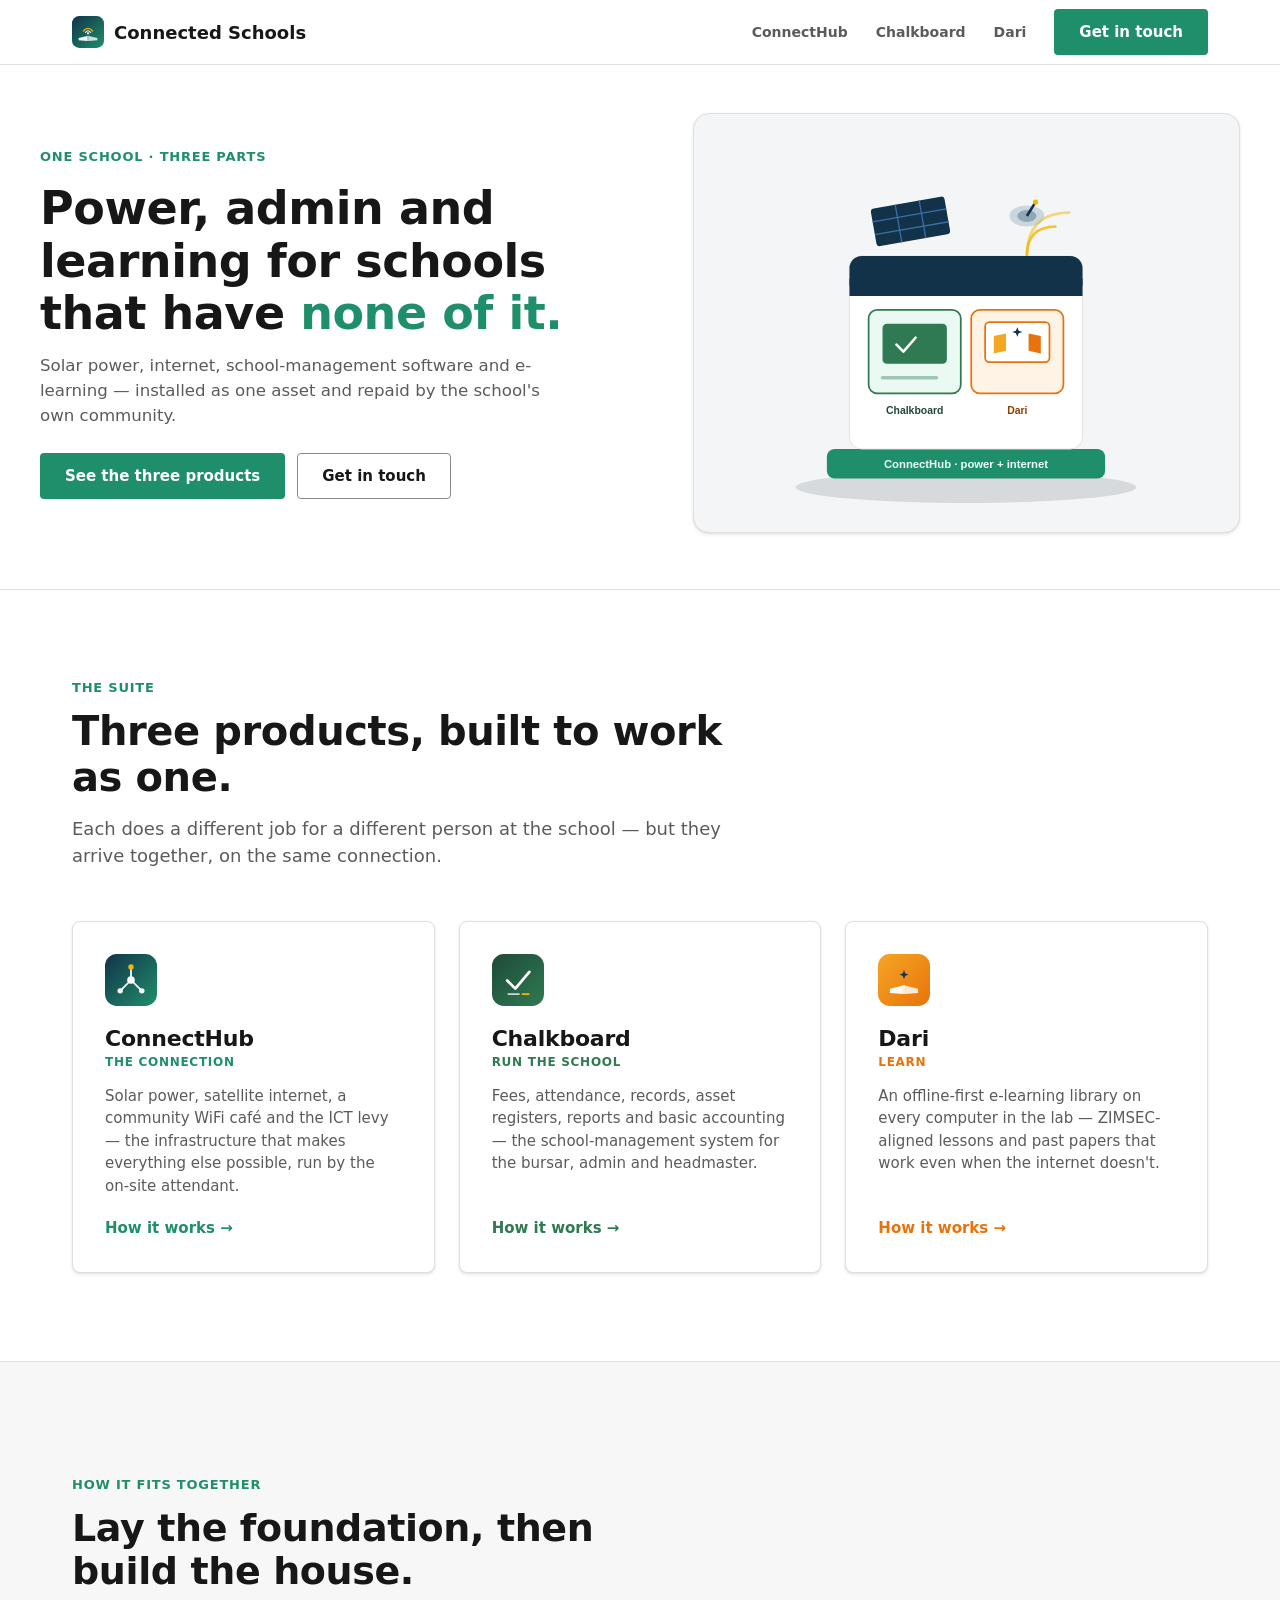
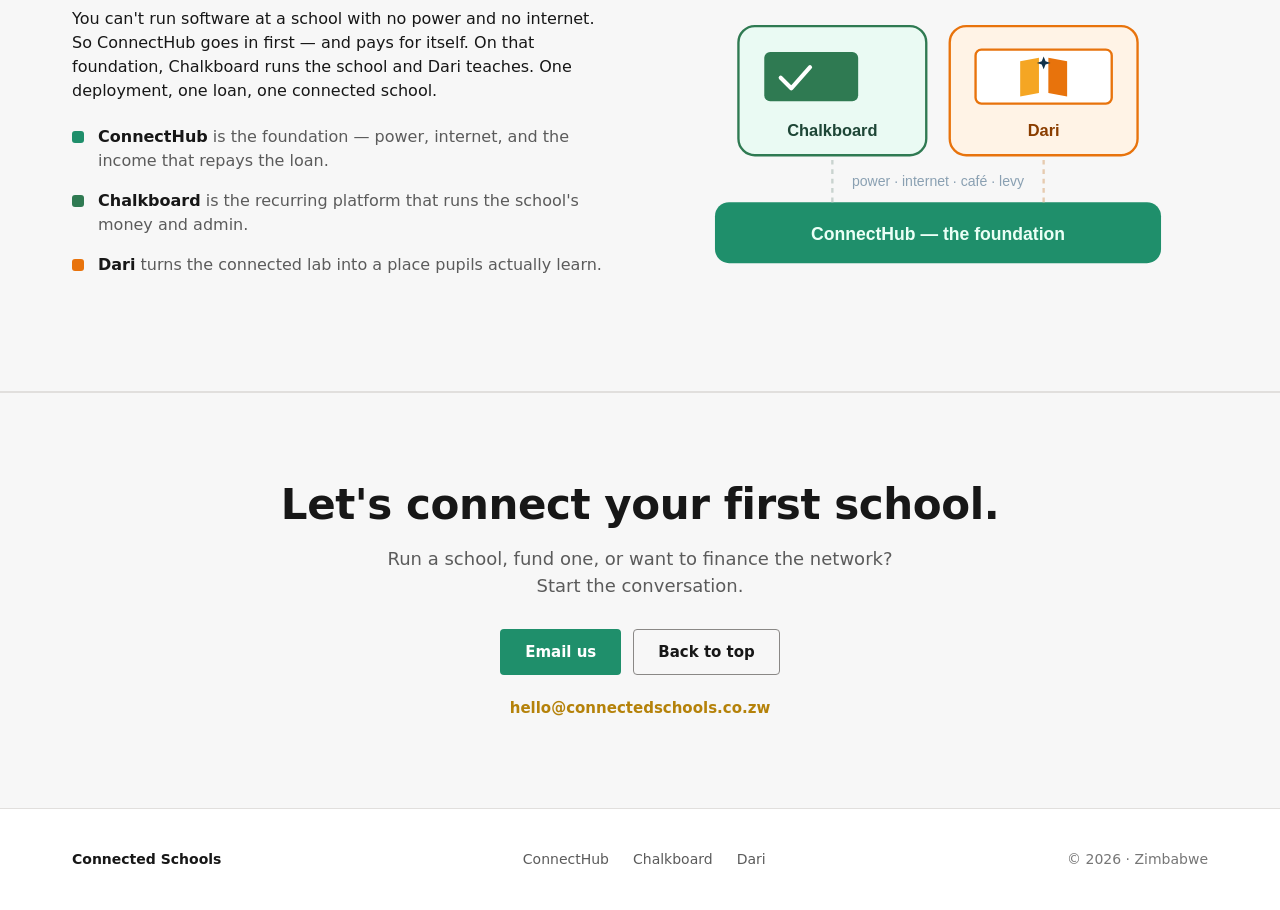
<file: index.html>
<!doctype html><html lang="en"><head>
<meta charset="utf-8"><meta name="viewport" content="width=device-width, initial-scale=1">
<title>Connected Schools — power, admin and learning for every school</title>
<meta name="description" content="One connected school, three parts that work together: ConnectHub for power and internet, Chalkboard to run the school, Dari to learn.">
<link rel="icon" href="favicon.svg" type="image/svg+xml">
<meta property="og:type" content="website">
<meta property="og:title" content="Connected Schools — power, admin and learning for every school">
<meta property="og:description" content="One connected school, three parts that work together: ConnectHub for power and internet, Chalkboard to run the school, Dari to learn.">
<meta property="og:image" content="og-image.png">
<meta name="twitter:card" content="summary_large_image">

<style>
:root{
  --ink:#171717; --grey:#5b5b5b; --grey2:#767676;
  --bg:#ffffff; --bg-alt:#f7f7f7; --line:#e1dfdd; --panel:#f3f5f6;
  --gold:#b5820a;
  --hub:#1F8F6B; --hub2:#12324a; --board:#2f7a52; --board2:#1e4a38; --dari:#E8730C; --dari2:#F5A623;
  --accent:#1F8F6B; --accent2:#12324a;
  --font:'Segoe UI', -apple-system, BlinkMacSystemFont, system-ui, Roboto, Helvetica, Arial, sans-serif;
  --display:var(--font); --body:var(--font);
  --shadow:0 1.6px 3.6px rgba(0,0,0,.10), 0 .3px .9px rgba(0,0,0,.07);
  --shadow-lg:0 6.4px 14.4px rgba(0,0,0,.11), 0 1.2px 3.6px rgba(0,0,0,.07);
}
body.hub{--accent:var(--hub);--accent2:var(--hub2)}
body.board{--accent:var(--board);--accent2:var(--board2)}
body.dari{--accent:var(--dari);--accent2:var(--dari2)}
*{box-sizing:border-box;margin:0;padding:0}
html{scroll-behavior:smooth}
body{font-family:var(--body);color:var(--ink);background:var(--bg);line-height:1.5;-webkit-font-smoothing:antialiased;font-size:16px}
a{color:inherit;text-decoration:none}
img,svg{max-width:100%}
.wrap{max-width:1200px;margin:0 auto;padding:0 32px}
h1,h2,h3,h4{font-weight:600;line-height:1.14;letter-spacing:-.01em}
.eyebrow{font-weight:600;font-size:13px;letter-spacing:.06em;text-transform:uppercase;color:var(--accent)}
nav{position:sticky;top:0;z-index:50;background:rgba(255,255,255,.9);backdrop-filter:blur(20px);border-bottom:1px solid var(--line)}
.nav-in{display:flex;align-items:center;justify-content:space-between;height:64px}
.brand{display:flex;align-items:center;gap:10px;font-weight:600;font-size:18px;color:var(--ink)}
.nav-links{display:flex;align-items:center;gap:28px;font-size:14px;font-weight:600;color:var(--grey)}
.nav-links a:hover{color:var(--ink)}
.nav-links a.active{color:var(--accent)}
.btn{display:inline-flex;align-items:center;gap:8px;font-weight:600;font-size:15px;padding:11px 24px;border-radius:4px;cursor:pointer;border:1px solid transparent;transition:background .15s ease,border-color .15s ease,color .15s ease}
.btn-accent,.btn-gold{background:var(--accent);color:#fff}
.btn-accent:hover,.btn-gold:hover{background:var(--accent2)}
.btn-dark{background:var(--ink);color:#fff}.btn-dark:hover{background:#000}
.btn-ghost{background:transparent;border-color:#8a8886;color:var(--ink)}
.btn-ghost:hover{background:#f3f2f1;border-color:#323130}
@media(max-width:820px){.nav-links a:not(.btn){display:none}}
.hero{background:var(--bg);border-bottom:1px solid var(--line)}
.hero-in{display:grid;grid-template-columns:1.05fr .95fr;gap:48px;align-items:center;padding:48px 0 56px}
.hero h1{font-size:clamp(30px,4vw,46px);color:var(--ink)}
.hero h1 .accent{color:var(--accent)}
.hero p.lead{margin-top:14px;font-size:clamp(16px,1.3vw,18px);color:var(--grey);max-width:500px}
.hero-cta{margin-top:24px;display:flex;gap:12px;flex-wrap:wrap}
.hero-note{margin-top:24px;font-size:13px;color:var(--grey2)}
.hero-art{position:relative;background:var(--panel);border:1px solid var(--line);border-radius:16px;padding:22px;box-shadow:var(--shadow);display:flex;justify-content:center}.hero-art svg{width:100%;max-width:400px}
@media(max-width:880px){.hero-in{grid-template-columns:1fr;gap:32px;padding:56px 0 64px}.hero-art{order:-1;max-width:460px}}
section{padding:88px 0}
.sec-head{max-width:680px;margin-bottom:52px}
.sec-head h2{font-size:clamp(28px,3.6vw,40px);margin-top:12px;color:var(--ink)}
.sec-head p{margin-top:14px;color:var(--grey);font-size:18px}
.prods{display:grid;grid-template-columns:repeat(3,1fr);gap:24px}
.pcard{border:1px solid var(--line);border-radius:8px;background:#fff;padding:32px;display:flex;flex-direction:column;transition:box-shadow .2s ease,transform .2s ease;box-shadow:var(--shadow)}
.pcard:hover{box-shadow:var(--shadow-lg);transform:translateY(-2px)}
.pcard .ic{width:48px;height:48px;border-radius:10px}
.pcard h3{font-size:22px;margin:20px 0 2px;color:var(--ink)}
.pcard .role{font-size:12px;letter-spacing:.06em;text-transform:uppercase;font-weight:600}
.pcard p{margin-top:14px;color:var(--grey);font-size:15px;flex:1}
.pcard .go{margin-top:20px;font-weight:600;font-size:15px}
.pcard.hub .role,.pcard.hub .go{color:var(--hub)}
.pcard.board .role,.pcard.board .go{color:var(--board)}
.pcard.dari .role,.pcard.dari .go{color:var(--dari)}
@media(max-width:820px){.prods{grid-template-columns:1fr}}
.reality{background:var(--bg-alt);padding:56px 0;border-top:1px solid var(--line);border-bottom:1px solid var(--line)}
.reality-grid{display:grid;grid-template-columns:repeat(3,1fr);gap:40px}
.reality .n{font-weight:600;font-size:44px;color:var(--ink);line-height:1;letter-spacing:-.02em}
.reality .l{margin-top:10px;font-size:15px;color:var(--grey)}
@media(max-width:720px){.reality-grid{grid-template-columns:1fr;gap:24px}}
.eco{background:var(--bg-alt);border-top:1px solid var(--line);border-bottom:1px solid var(--line)}
.eco-grid{display:grid;grid-template-columns:1fr 1fr;gap:56px;align-items:center}
.eco ul{list-style:none;margin-top:22px;display:flex;flex-direction:column;gap:16px}
.eco li{display:flex;gap:14px;font-size:16px;color:var(--grey)}
.eco li b{color:var(--ink);font-weight:600}
.dot{flex:0 0 auto;width:12px;height:12px;border-radius:3px;margin-top:6px}
@media(max-width:880px){.eco-grid{grid-template-columns:1fr;gap:32px}}
.steps{display:grid;grid-template-columns:repeat(4,1fr);gap:24px}
.step{background:#fff;border:1px solid var(--line);border-radius:8px;padding:28px;box-shadow:var(--shadow)}
.step .num{font-weight:600;font-size:14px;color:var(--accent);width:32px;height:32px;border-radius:6px;display:flex;align-items:center;justify-content:center;background:#f3f2f1;border:1px solid var(--line)}
.step h3{font-size:18px;margin:16px 0 8px;color:var(--ink)}
.step p{font-size:14px;color:var(--grey)}
@media(max-width:860px){.steps{grid-template-columns:1fr 1fr}}
@media(max-width:520px){.steps{grid-template-columns:1fr}}
.feats{display:grid;grid-template-columns:1fr 1fr;gap:28px 48px;margin-top:8px}
.feat{display:flex;gap:16px}
.feat .fi{flex:0 0 auto;width:44px;height:44px;border-radius:8px;background:var(--bg-alt);display:flex;align-items:center;justify-content:center;font-size:20px;border:1px solid var(--line)}
.feat h4{font-size:16px;color:var(--ink)}
.feat p{font-size:14px;color:var(--grey);margin-top:2px}
@media(max-width:720px){.feats{grid-template-columns:1fr}}
.cross{display:grid;grid-template-columns:1fr 1fr;gap:24px}
.xcard{border:1px solid var(--line);border-radius:8px;padding:28px;display:flex;gap:18px;align-items:center;background:#fff;box-shadow:var(--shadow);transition:box-shadow .2s ease,transform .2s ease}
.xcard:hover{box-shadow:var(--shadow-lg);transform:translateY(-2px)}
.xcard .ic{width:48px;height:48px;border-radius:10px;flex:0 0 auto}
.xcard h4{font-size:18px;color:var(--ink)}
.xcard p{font-size:14px;color:var(--grey);margin-top:2px}
@media(max-width:720px){.cross{grid-template-columns:1fr}}
.cta{background:var(--bg-alt);border-top:1px solid var(--line);text-align:center}
.cta h2{font-size:clamp(28px,3.6vw,42px);color:var(--ink)}
.cta p{margin:16px auto 0;max-width:540px;color:var(--grey);font-size:18px}
.cta .row{margin-top:30px;display:flex;gap:12px;justify-content:center;flex-wrap:wrap}
footer{background:#fff;color:var(--grey2);padding:40px 0;font-size:14px;border-top:1px solid var(--line)}
.foot-in{display:flex;justify-content:space-between;align-items:center;flex-wrap:wrap;gap:18px}
.foot-links{display:flex;gap:24px}
.foot-links a{color:var(--grey)}.foot-links a:hover{color:var(--ink)}
@media(prefers-reduced-motion:reduce){*{transition:none!important}html{scroll-behavior:auto}}

</style>
</head><body>

<nav><div class="wrap nav-in">
  <a class="brand" href="index.html">
    <svg width="32" height="32" viewBox="0 0 96 96"><defs><linearGradient id="np" x1="0" y1="0" x2="1" y2="1"><stop offset="0" stop-color="#12324a"/><stop offset="1" stop-color="#1f8f6b"/></linearGradient></defs><rect width="96" height="96" rx="22" fill="url(#np)"/><g fill="#fff"><path d="M20 66 L46 60 L46 75 L20 73 Z" opacity=".95"/><path d="M76 66 L50 60 L50 75 L76 73 Z" opacity=".78"/><rect x="46.4" y="59" width="3.2" height="16" rx="1"/></g><circle cx="48" cy="52" r="3.4" fill="#fff"/><path d="M40.5 49 Q48 39.5 55.5 49" fill="none" stroke="#fff" stroke-width="3.6" stroke-linecap="round"/><path d="M34 45 Q48 29 62 45" fill="none" stroke="#F2B705" stroke-width="3.6" stroke-linecap="round"/></svg>
    Connected Schools
  </a>
  <div class="nav-links">
    <a href="connecthub.html">ConnectHub</a>
    <a href="chalkboard.html">Chalkboard</a>
    <a href="dari.html">Dari</a>
    <a href="#contact" class="btn btn-gold">Get in touch</a>
  </div>
</div></nav>

<header class="hero"><div class="wrap hero-in">
  <div>
    <div class="eyebrow">One school · three parts</div>
    <h1 style="margin-top:16px">Power, admin and learning for schools that have <span class="accent">none of it.</span></h1>
    <p class="lead">Solar power, internet, school-management software and e-learning — installed as one asset and repaid by the school's own community.</p>
    <div class="hero-cta"><a href="#products" class="btn btn-gold">See the three products</a><a href="#contact" class="btn btn-ghost">Get in touch</a></div>
  </div>
  <div class="hero-art">
    <svg viewBox="0 0 460 430" width="100%" role="img" aria-label="A connected school: solar and satellite on the roof, admin and learning inside">
      <ellipse cx="230" cy="404" rx="196" ry="18" fill="#0a1f2c" opacity=".12"/>
      <rect x="70" y="360" width="320" height="34" rx="9" fill="#1f8f6b"/>
      <text x="230" y="382" text-anchor="middle" font-family="Segoe UI,sans-serif" font-size="13" font-weight="600" fill="#eafff6">ConnectHub · power + internet</text>
      <rect x="96" y="138" width="268" height="222" rx="14" fill="#ffffff" stroke="#e1dfdd"/>
      <rect x="96" y="138" width="268" height="46" rx="14" fill="#12324a"/>
      <rect x="96" y="164" width="268" height="20" fill="#12324a"/>
      <g transform="translate(120,84) rotate(-10)"><rect width="86" height="44" rx="4" fill="#12324a"/><g stroke="#3a6ea5" stroke-width="1.5"><line x1="0" y1="15" x2="86" y2="15"/><line x1="0" y1="30" x2="86" y2="30"/><line x1="29" y1="0" x2="29" y2="44"/><line x1="57" y1="0" x2="57" y2="44"/></g></g>
      <g transform="translate(300,92)"><ellipse cx="0" cy="0" rx="20" ry="12" fill="#cbd7de"/><ellipse cx="0" cy="0" rx="11" ry="7" fill="#8fa8b3"/><line x1="0" y1="0" x2="10" y2="-16" stroke="#12324a" stroke-width="3"/><circle cx="10" cy="-16" r="3" fill="#F2B705"/></g>
      <path d="M300 138 q0 -34 34 -34" fill="none" stroke="#F2B705" stroke-width="3" opacity=".8"/>
      <path d="M300 138 q0 -50 50 -50" fill="none" stroke="#F2B705" stroke-width="3" opacity=".5"/>
      <rect x="118" y="200" width="106" height="96" rx="10" fill="#eafaf3" stroke="#2f7a52" stroke-width="2"/>
      <rect x="134" y="216" width="74" height="46" rx="5" fill="#2f7a52"/>
      <path d="M150 240 l8 8 l14 -16" fill="none" stroke="#fff" stroke-width="3" stroke-linecap="round" stroke-linejoin="round"/>
      <line x1="134" y1="278" x2="196" y2="278" stroke="#2f7a52" stroke-width="4" stroke-linecap="round" opacity=".4"/>
      <text x="171" y="320" text-anchor="middle" font-family="Segoe UI,sans-serif" font-size="12" font-weight="700" fill="#1e4636">Chalkboard</text>
      <rect x="236" y="200" width="106" height="96" rx="10" fill="#fff3e6" stroke="#E8730C" stroke-width="2"/>
      <rect x="252" y="214" width="74" height="46" rx="5" fill="#fff" stroke="#E8730C" stroke-width="2"/>
      <path d="M262 250 l14 -3 l0 -20 l-14 3 Z" fill="#F5A623"/><path d="M316 250 l-14 -3 l0 -20 l14 3 Z" fill="#E8730C"/>
      <path d="M289 220 l1.6 4 l4.2 1.4 l-4.2 1.4 l-1.6 4 l-1.6 -4 l-4.2 -1.4 l4.2 -1.4 Z" fill="#12324a"/>
      <text x="289" y="320" text-anchor="middle" font-family="Segoe UI,sans-serif" font-size="12" font-weight="700" fill="#8a3d00">Dari</text>
    </svg>
  </div>
</div></header>

<section id="products"><div class="wrap">
  <div class="sec-head"><div class="eyebrow">The suite</div><h2>Three products, built to work as one.</h2><p>Each does a different job for a different person at the school — but they arrive together, on the same connection.</p></div>
  <div class="prods">
    <a class="pcard hub" href="connecthub.html">
      <svg width="52" height="52" viewBox="0 0 96 96"><defs><linearGradient id="c1" x1="0" y1="0" x2="1" y2="1"><stop offset="0" stop-color="#12324a"/><stop offset="1" stop-color="#1f8f6b"/></linearGradient></defs><rect width="96" height="96" rx="22" fill="url(#c1)"/><g stroke="#fff" stroke-width="3.2" stroke-linecap="round"><line x1="48" y1="48" x2="48" y2="26"/><line x1="48" y1="48" x2="29" y2="67"/><line x1="48" y1="48" x2="67" y2="67"/></g><circle cx="48" cy="48" r="7" fill="#fff"/><circle cx="48" cy="24" r="5" fill="#F2B705"/><circle cx="28" cy="68" r="5" fill="#fff"/><circle cx="68" cy="68" r="5" fill="#fff"/></svg>
      <h3>ConnectHub</h3><div class="role">The connection</div>
      <p>Solar power, satellite internet, a community WiFi café and the ICT levy — the infrastructure that makes everything else possible, run by the on-site attendant.</p>
      <span class="go">How it works →</span>
    </a>
    <a class="pcard board" href="chalkboard.html">
      <svg width="52" height="52" viewBox="0 0 96 96"><defs><linearGradient id="c2" x1="0" y1="0" x2="1" y2="1"><stop offset="0" stop-color="#1e4a38"/><stop offset="1" stop-color="#2f7a52"/></linearGradient></defs><rect width="96" height="96" rx="22" fill="url(#c2)"/><path d="M28 49 L43 64 L69 33" fill="none" stroke="#fff" stroke-width="5" stroke-linecap="round" stroke-linejoin="round"/><line x1="30" y1="74" x2="50" y2="74" stroke="#fff" stroke-width="3" stroke-linecap="round" opacity=".75"/><line x1="56" y1="74" x2="68" y2="74" stroke="#F2B705" stroke-width="3" stroke-linecap="round"/></svg>
      <h3>Chalkboard</h3><div class="role">Run the school</div>
      <p>Fees, attendance, records, asset registers, reports and basic accounting — the school-management system for the bursar, admin and headmaster.</p>
      <span class="go">How it works →</span>
    </a>
    <a class="pcard dari" href="dari.html">
      <svg width="52" height="52" viewBox="0 0 96 96"><defs><linearGradient id="c3" x1="0" y1="0" x2="1" y2="1"><stop offset="0" stop-color="#F5A623"/><stop offset="1" stop-color="#E8730C"/></linearGradient></defs><rect width="96" height="96" rx="22" fill="url(#c3)"/><g fill="#fff"><path d="M22 64 L46 58 L46 74 L22 72 Z" opacity=".96"/><path d="M74 64 L50 58 L50 74 L74 72 Z" opacity=".82"/><rect x="46.4" y="57" width="3.2" height="17" rx="1"/></g><path d="M48 30 L50.4 36 L56.5 38 L50.4 40 L48 46 L45.6 40 L39.5 38 L45.6 36 Z" fill="#12324a"/></svg>
      <h3>Dari</h3><div class="role">Learn</div>
      <p>An offline-first e-learning library on every computer in the lab — ZIMSEC-aligned lessons and past papers that work even when the internet doesn't.</p>
      <span class="go">How it works →</span>
    </a>
  </div>
</div></section>

<section class="eco"><div class="wrap"><div class="eco-grid">
  <div>
    <div class="eyebrow">How it fits together</div>
    <h2 style="font-size:clamp(26px,4vw,38px);color:var(--navy);margin-top:12px">Lay the foundation, then build the house.</h2>
    <p style="color:var(--slate);margin-top:14px">You can't run software at a school with no power and no internet. So ConnectHub goes in first — and pays for itself. On that foundation, Chalkboard runs the school and Dari teaches. One deployment, one loan, one connected school.</p>
    <ul>
      <li><span class="dot" style="background:#1f8f6b"></span><span><b>ConnectHub</b> is the foundation — power, internet, and the income that repays the loan.</span></li>
      <li><span class="dot" style="background:#2f7a52"></span><span><b>Chalkboard</b> is the recurring platform that runs the school's money and admin.</span></li>
      <li><span class="dot" style="background:#E8730C"></span><span><b>Dari</b> turns the connected lab into a place pupils actually learn.</span></li>
    </ul>
  </div>
  <div>
    <svg viewBox="0 0 460 380" width="100%" role="img" aria-label="Foundation and house diagram">
      <rect x="40" y="300" width="380" height="52" rx="12" fill="#1f8f6b"/>
      <text x="230" y="332" text-anchor="middle" font-family="Space Grotesk,sans-serif" font-size="15" font-weight="700" fill="#eafff6">ConnectHub — the foundation</text>
      <text x="230" y="286" text-anchor="middle" font-family="Inter,sans-serif" font-size="12" fill="#8aa0b2">power · internet · café · levy</text>
      <rect x="60" y="150" width="160" height="110" rx="14" fill="#eafaf3" stroke="#2f7a52" stroke-width="2"/>
      <rect x="82" y="172" width="80" height="42" rx="5" fill="#2f7a52"/><path d="M96 194 l9 9 l16 -18" fill="none" stroke="#fff" stroke-width="3.5" stroke-linecap="round" stroke-linejoin="round"/>
      <text x="140" y="244" text-anchor="middle" font-family="Space Grotesk,sans-serif" font-size="14" font-weight="700" fill="#1e4636">Chalkboard</text>
      <rect x="240" y="150" width="160" height="110" rx="14" fill="#fff3e6" stroke="#E8730C" stroke-width="2"/>
      <rect x="262" y="170" width="116" height="46" rx="5" fill="#fff" stroke="#E8730C" stroke-width="2"/>
      <path d="M300 210 l0 -30 l16 -3 l0 30 Z" fill="#F5A623"/><path d="M340 210 l0 -30 l-16 -3 l0 30 Z" fill="#E8730C"/>
      <path d="M320 176 l1.6 4 l4.2 1.4 l-4.2 1.4 l-1.6 4 l-1.6 -4 l-4.2 -1.4 l4.2 -1.4 Z" fill="#12324a"/>
      <text x="320" y="244" text-anchor="middle" font-family="Space Grotesk,sans-serif" font-size="14" font-weight="700" fill="#8a3d00">Dari</text>
      <path d="M140 300 L140 262" stroke="#c9d3cf" stroke-width="2" stroke-dasharray="4 4"/><path d="M320 300 L320 262" stroke="#e6cbb0" stroke-width="2" stroke-dasharray="4 4"/>
    </svg>
  </div>
</div></div></section>

<section class="cta" id="contact"><div class="wrap">
  <h2>Let's connect your first school.</h2>
  <p>Run a school, fund one, or want to finance the network? Start the conversation.</p>
  <div class="row"><a href="mailto:hello@connectedschools.co.zw" class="btn btn-gold">Email us</a><a href="index.html" class="btn btn-ghost">Back to top</a></div>
  <p style="margin-top:22px;font-size:15px;color:#8fa8b3"><a href="mailto:hello@connectedschools.co.zw" style="color:var(--gold);font-weight:600">hello@connectedschools.co.zw</a></p>
</div></section>

<footer><div class="wrap foot-in">
  <div style="font-weight:600;color:var(--ink)">Connected Schools</div>
  <div class="foot-links"><a href="connecthub.html">ConnectHub</a><a href="chalkboard.html">Chalkboard</a><a href="dari.html">Dari</a></div>
  <div>© 2026 · Zimbabwe</div>
</div></footer>
</body></html>
</file>
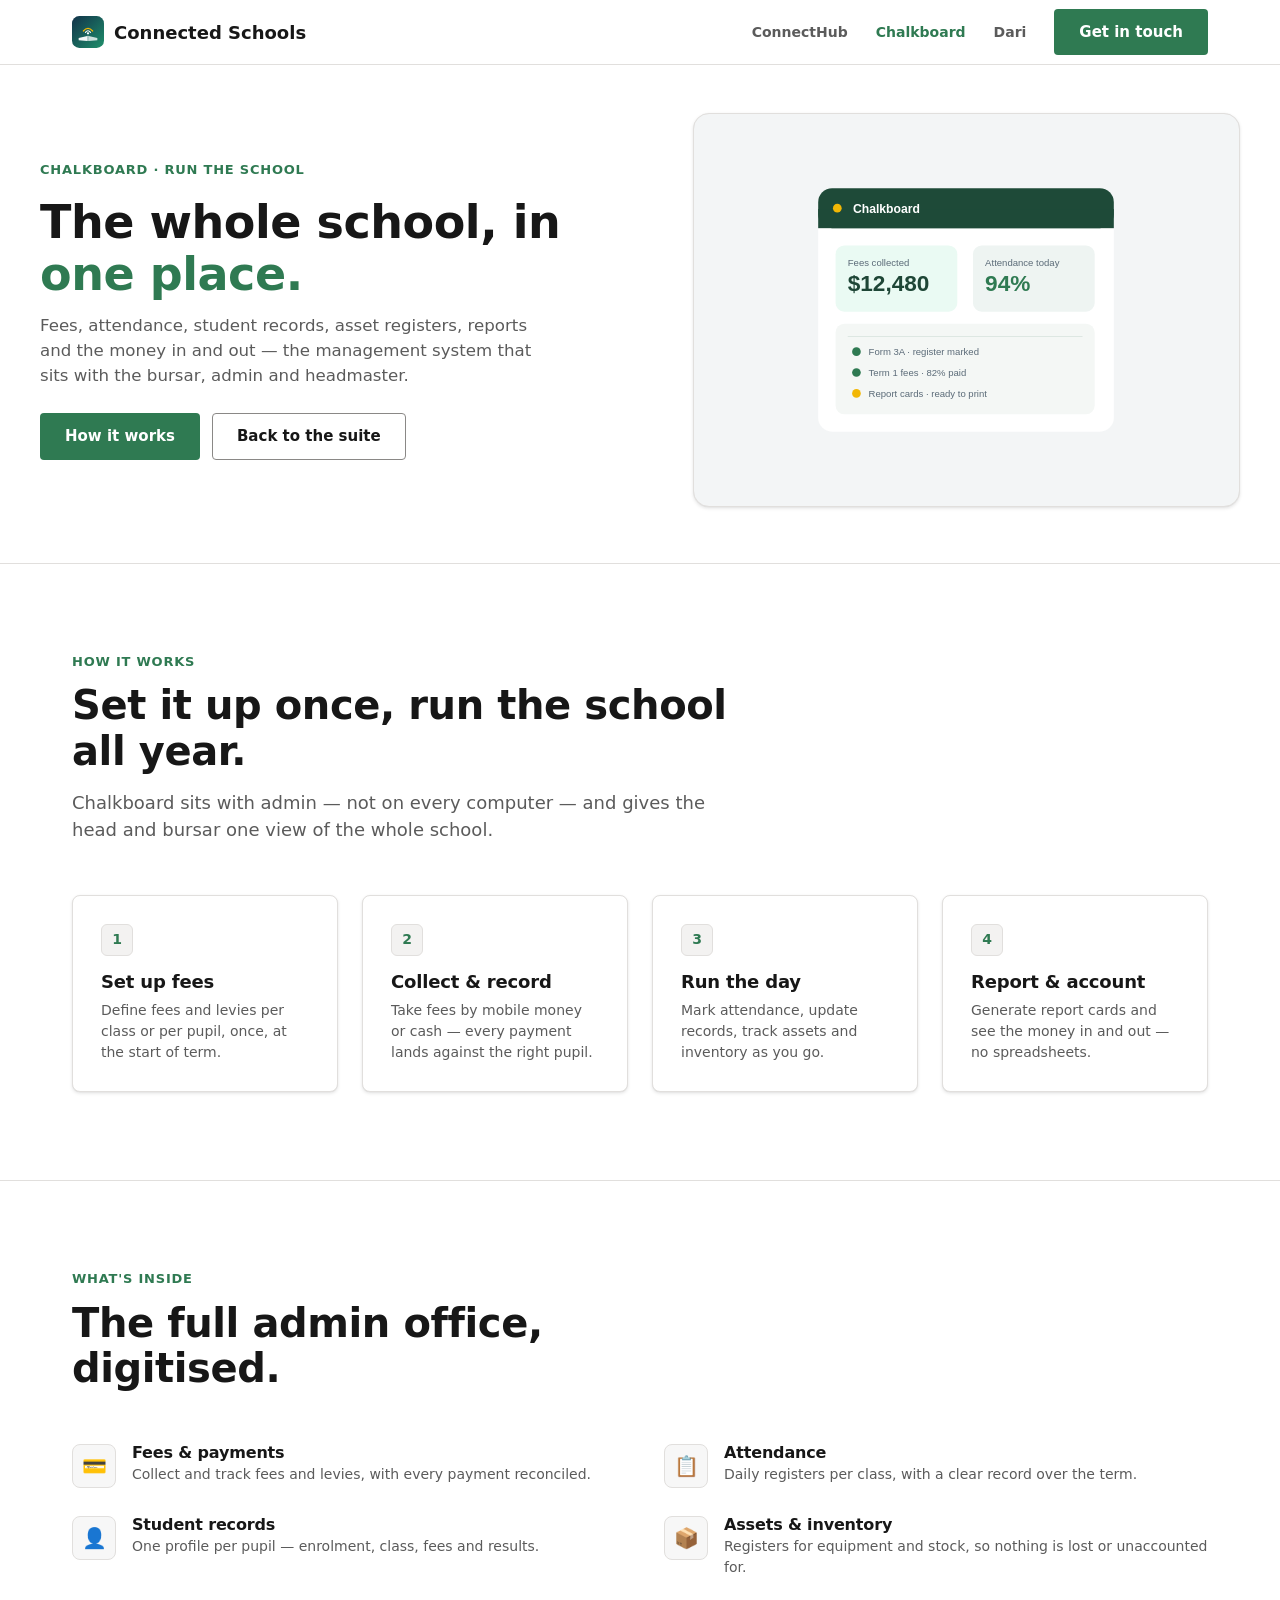
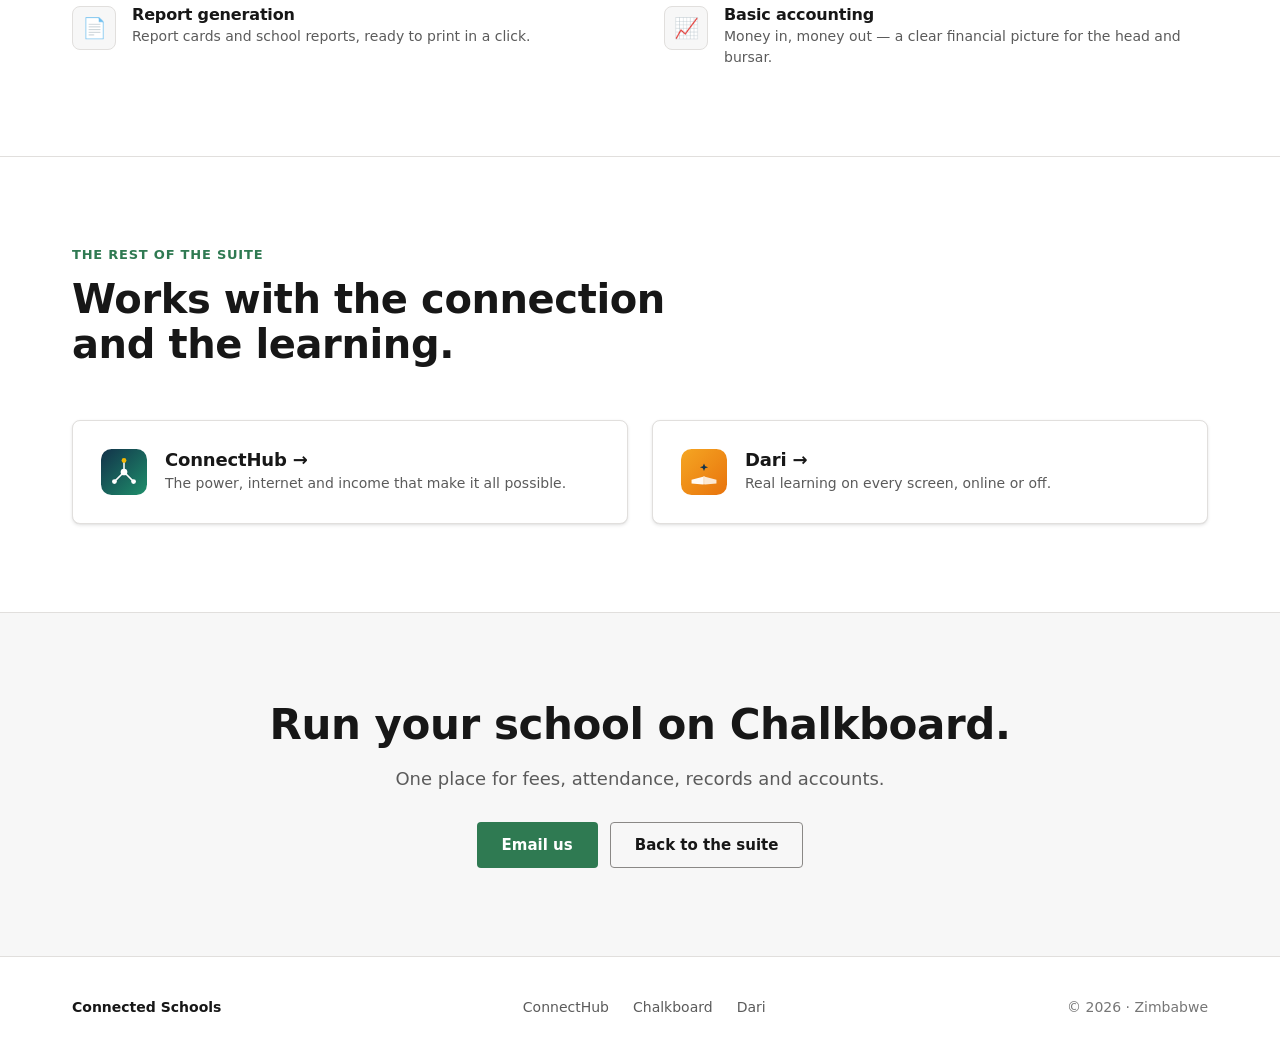
<file: chalkboard.html>
<!doctype html><html lang="en"><head>
<meta charset="utf-8"><meta name="viewport" content="width=device-width, initial-scale=1">
<title>Chalkboard — run the whole school from one place</title>
<meta name="description" content="Chalkboard is the school-management system: fees, attendance, records, asset registers, reports and basic accounting — for the bursar, admin and headmaster.">
<link rel="icon" href="favicon.svg" type="image/svg+xml">
<meta property="og:type" content="website">
<meta property="og:title" content="Chalkboard — run the whole school from one place">
<meta property="og:description" content="Chalkboard is the school-management system: fees, attendance, records, asset registers, reports and basic accounting — for the bursar, admin and headmaster.">
<meta property="og:image" content="og-image.png">
<meta name="twitter:card" content="summary_large_image">

<style>
:root{
  --ink:#171717; --grey:#5b5b5b; --grey2:#767676;
  --bg:#ffffff; --bg-alt:#f7f7f7; --line:#e1dfdd; --panel:#f3f5f6;
  --gold:#b5820a;
  --hub:#1F8F6B; --hub2:#12324a; --board:#2f7a52; --board2:#1e4a38; --dari:#E8730C; --dari2:#F5A623;
  --accent:#1F8F6B; --accent2:#12324a;
  --font:'Segoe UI', -apple-system, BlinkMacSystemFont, system-ui, Roboto, Helvetica, Arial, sans-serif;
  --display:var(--font); --body:var(--font);
  --shadow:0 1.6px 3.6px rgba(0,0,0,.10), 0 .3px .9px rgba(0,0,0,.07);
  --shadow-lg:0 6.4px 14.4px rgba(0,0,0,.11), 0 1.2px 3.6px rgba(0,0,0,.07);
}
body.hub{--accent:var(--hub);--accent2:var(--hub2)}
body.board{--accent:var(--board);--accent2:var(--board2)}
body.dari{--accent:var(--dari);--accent2:var(--dari2)}
*{box-sizing:border-box;margin:0;padding:0}
html{scroll-behavior:smooth}
body{font-family:var(--body);color:var(--ink);background:var(--bg);line-height:1.5;-webkit-font-smoothing:antialiased;font-size:16px}
a{color:inherit;text-decoration:none}
img,svg{max-width:100%}
.wrap{max-width:1200px;margin:0 auto;padding:0 32px}
h1,h2,h3,h4{font-weight:600;line-height:1.14;letter-spacing:-.01em}
.eyebrow{font-weight:600;font-size:13px;letter-spacing:.06em;text-transform:uppercase;color:var(--accent)}
nav{position:sticky;top:0;z-index:50;background:rgba(255,255,255,.9);backdrop-filter:blur(20px);border-bottom:1px solid var(--line)}
.nav-in{display:flex;align-items:center;justify-content:space-between;height:64px}
.brand{display:flex;align-items:center;gap:10px;font-weight:600;font-size:18px;color:var(--ink)}
.nav-links{display:flex;align-items:center;gap:28px;font-size:14px;font-weight:600;color:var(--grey)}
.nav-links a:hover{color:var(--ink)}
.nav-links a.active{color:var(--accent)}
.btn{display:inline-flex;align-items:center;gap:8px;font-weight:600;font-size:15px;padding:11px 24px;border-radius:4px;cursor:pointer;border:1px solid transparent;transition:background .15s ease,border-color .15s ease,color .15s ease}
.btn-accent,.btn-gold{background:var(--accent);color:#fff}
.btn-accent:hover,.btn-gold:hover{background:var(--accent2)}
.btn-dark{background:var(--ink);color:#fff}.btn-dark:hover{background:#000}
.btn-ghost{background:transparent;border-color:#8a8886;color:var(--ink)}
.btn-ghost:hover{background:#f3f2f1;border-color:#323130}
@media(max-width:820px){.nav-links a:not(.btn){display:none}}
.hero{background:var(--bg);border-bottom:1px solid var(--line)}
.hero-in{display:grid;grid-template-columns:1.05fr .95fr;gap:48px;align-items:center;padding:48px 0 56px}
.hero h1{font-size:clamp(30px,4vw,46px);color:var(--ink)}
.hero h1 .accent{color:var(--accent)}
.hero p.lead{margin-top:14px;font-size:clamp(16px,1.3vw,18px);color:var(--grey);max-width:500px}
.hero-cta{margin-top:24px;display:flex;gap:12px;flex-wrap:wrap}
.hero-note{margin-top:24px;font-size:13px;color:var(--grey2)}
.hero-art{position:relative;background:var(--panel);border:1px solid var(--line);border-radius:16px;padding:22px;box-shadow:var(--shadow);display:flex;justify-content:center}.hero-art svg{width:100%;max-width:400px}
@media(max-width:880px){.hero-in{grid-template-columns:1fr;gap:32px;padding:56px 0 64px}.hero-art{order:-1;max-width:460px}}
section{padding:88px 0}
.sec-head{max-width:680px;margin-bottom:52px}
.sec-head h2{font-size:clamp(28px,3.6vw,40px);margin-top:12px;color:var(--ink)}
.sec-head p{margin-top:14px;color:var(--grey);font-size:18px}
.prods{display:grid;grid-template-columns:repeat(3,1fr);gap:24px}
.pcard{border:1px solid var(--line);border-radius:8px;background:#fff;padding:32px;display:flex;flex-direction:column;transition:box-shadow .2s ease,transform .2s ease;box-shadow:var(--shadow)}
.pcard:hover{box-shadow:var(--shadow-lg);transform:translateY(-2px)}
.pcard .ic{width:48px;height:48px;border-radius:10px}
.pcard h3{font-size:22px;margin:20px 0 2px;color:var(--ink)}
.pcard .role{font-size:12px;letter-spacing:.06em;text-transform:uppercase;font-weight:600}
.pcard p{margin-top:14px;color:var(--grey);font-size:15px;flex:1}
.pcard .go{margin-top:20px;font-weight:600;font-size:15px}
.pcard.hub .role,.pcard.hub .go{color:var(--hub)}
.pcard.board .role,.pcard.board .go{color:var(--board)}
.pcard.dari .role,.pcard.dari .go{color:var(--dari)}
@media(max-width:820px){.prods{grid-template-columns:1fr}}
.reality{background:var(--bg-alt);padding:56px 0;border-top:1px solid var(--line);border-bottom:1px solid var(--line)}
.reality-grid{display:grid;grid-template-columns:repeat(3,1fr);gap:40px}
.reality .n{font-weight:600;font-size:44px;color:var(--ink);line-height:1;letter-spacing:-.02em}
.reality .l{margin-top:10px;font-size:15px;color:var(--grey)}
@media(max-width:720px){.reality-grid{grid-template-columns:1fr;gap:24px}}
.eco{background:var(--bg-alt);border-top:1px solid var(--line);border-bottom:1px solid var(--line)}
.eco-grid{display:grid;grid-template-columns:1fr 1fr;gap:56px;align-items:center}
.eco ul{list-style:none;margin-top:22px;display:flex;flex-direction:column;gap:16px}
.eco li{display:flex;gap:14px;font-size:16px;color:var(--grey)}
.eco li b{color:var(--ink);font-weight:600}
.dot{flex:0 0 auto;width:12px;height:12px;border-radius:3px;margin-top:6px}
@media(max-width:880px){.eco-grid{grid-template-columns:1fr;gap:32px}}
.steps{display:grid;grid-template-columns:repeat(4,1fr);gap:24px}
.step{background:#fff;border:1px solid var(--line);border-radius:8px;padding:28px;box-shadow:var(--shadow)}
.step .num{font-weight:600;font-size:14px;color:var(--accent);width:32px;height:32px;border-radius:6px;display:flex;align-items:center;justify-content:center;background:#f3f2f1;border:1px solid var(--line)}
.step h3{font-size:18px;margin:16px 0 8px;color:var(--ink)}
.step p{font-size:14px;color:var(--grey)}
@media(max-width:860px){.steps{grid-template-columns:1fr 1fr}}
@media(max-width:520px){.steps{grid-template-columns:1fr}}
.feats{display:grid;grid-template-columns:1fr 1fr;gap:28px 48px;margin-top:8px}
.feat{display:flex;gap:16px}
.feat .fi{flex:0 0 auto;width:44px;height:44px;border-radius:8px;background:var(--bg-alt);display:flex;align-items:center;justify-content:center;font-size:20px;border:1px solid var(--line)}
.feat h4{font-size:16px;color:var(--ink)}
.feat p{font-size:14px;color:var(--grey);margin-top:2px}
@media(max-width:720px){.feats{grid-template-columns:1fr}}
.cross{display:grid;grid-template-columns:1fr 1fr;gap:24px}
.xcard{border:1px solid var(--line);border-radius:8px;padding:28px;display:flex;gap:18px;align-items:center;background:#fff;box-shadow:var(--shadow);transition:box-shadow .2s ease,transform .2s ease}
.xcard:hover{box-shadow:var(--shadow-lg);transform:translateY(-2px)}
.xcard .ic{width:48px;height:48px;border-radius:10px;flex:0 0 auto}
.xcard h4{font-size:18px;color:var(--ink)}
.xcard p{font-size:14px;color:var(--grey);margin-top:2px}
@media(max-width:720px){.cross{grid-template-columns:1fr}}
.cta{background:var(--bg-alt);border-top:1px solid var(--line);text-align:center}
.cta h2{font-size:clamp(28px,3.6vw,42px);color:var(--ink)}
.cta p{margin:16px auto 0;max-width:540px;color:var(--grey);font-size:18px}
.cta .row{margin-top:30px;display:flex;gap:12px;justify-content:center;flex-wrap:wrap}
footer{background:#fff;color:var(--grey2);padding:40px 0;font-size:14px;border-top:1px solid var(--line)}
.foot-in{display:flex;justify-content:space-between;align-items:center;flex-wrap:wrap;gap:18px}
.foot-links{display:flex;gap:24px}
.foot-links a{color:var(--grey)}.foot-links a:hover{color:var(--ink)}
@media(prefers-reduced-motion:reduce){*{transition:none!important}html{scroll-behavior:auto}}

</style>
</head><body class="board">

<nav><div class="wrap nav-in">
  <a class="brand" href="index.html">
    <svg width="32" height="32" viewBox="0 0 96 96"><defs><linearGradient id="np" x1="0" y1="0" x2="1" y2="1"><stop offset="0" stop-color="#12324a"/><stop offset="1" stop-color="#1f8f6b"/></linearGradient></defs><rect width="96" height="96" rx="22" fill="url(#np)"/><g fill="#fff"><path d="M20 66 L46 60 L46 75 L20 73 Z" opacity=".95"/><path d="M76 66 L50 60 L50 75 L76 73 Z" opacity=".78"/><rect x="46.4" y="59" width="3.2" height="16" rx="1"/></g><circle cx="48" cy="52" r="3.4" fill="#fff"/><path d="M40.5 49 Q48 39.5 55.5 49" fill="none" stroke="#fff" stroke-width="3.6" stroke-linecap="round"/><path d="M34 45 Q48 29 62 45" fill="none" stroke="#F2B705" stroke-width="3.6" stroke-linecap="round"/></svg>
    Connected Schools
  </a>
  <div class="nav-links"><a href="connecthub.html">ConnectHub</a><a href="chalkboard.html" class="active">Chalkboard</a><a href="dari.html">Dari</a><a href="#contact" class="btn btn-accent">Get in touch</a></div>
</div></nav>

<header class="hero"><div class="wrap hero-in">
  <div>
    <div class="eyebrow">Chalkboard · run the school</div>
    <h1 style="margin-top:16px">The whole school, in <span class="accent">one place.</span></h1>
    <p class="lead">Fees, attendance, student records, asset registers, reports and the money in and out — the management system that sits with the bursar, admin and headmaster.</p>
    <div class="hero-cta"><a href="#how" class="btn btn-gold">How it works</a><a href="index.html" class="btn btn-ghost">Back to the suite</a></div>
  </div>
  <div class="hero-art">
    <svg viewBox="0 0 460 400" width="100%" role="img" aria-label="A school admin dashboard">
      <rect x="60" y="60" width="340" height="280" rx="16" fill="#fff"/>
      <rect x="60" y="60" width="340" height="46" rx="16" fill="#1e4a38"/><rect x="60" y="84" width="340" height="22" fill="#1e4a38"/>
      <circle cx="82" cy="83" r="5" fill="#F2B705"/><text x="100" y="88" font-family="Space Grotesk,sans-serif" font-size="14" font-weight="700" fill="#fff">Chalkboard</text>
      <!-- fee card -->
      <rect x="80" y="126" width="140" height="76" rx="10" fill="#eafaf3"/><text x="94" y="150" font-family="Inter,sans-serif" font-size="11" fill="#5b6b78">Fees collected</text><text x="94" y="178" font-family="Space Grotesk,sans-serif" font-size="26" font-weight="700" fill="#1e4636">$12,480</text>
      <!-- attendance card -->
      <rect x="238" y="126" width="140" height="76" rx="10" fill="#eef4f2"/><text x="252" y="150" font-family="Inter,sans-serif" font-size="11" fill="#5b6b78">Attendance today</text><text x="252" y="178" font-family="Space Grotesk,sans-serif" font-size="26" font-weight="700" fill="#2f7a52">94%</text>
      <!-- register rows -->
      <rect x="80" y="216" width="298" height="104" rx="10" fill="#f4f7f5"/>
      <g font-family="Inter,sans-serif" font-size="11" fill="#5b6b78">
        <rect x="94" y="230" width="270" height="1" fill="#dbe5df"/>
        <circle cx="104" cy="248" r="5" fill="#2f7a52"/><text x="118" y="252">Form 3A · register marked</text>
        <circle cx="104" cy="272" r="5" fill="#2f7a52"/><text x="118" y="276">Term 1 fees · 82% paid</text>
        <circle cx="104" cy="296" r="5" fill="#F2B705"/><text x="118" y="300">Report cards · ready to print</text>
      </g>
    </svg>
  </div>
</div></header>

<section id="how"><div class="wrap">
  <div class="sec-head"><div class="eyebrow">How it works</div><h2>Set it up once, run the school all year.</h2><p>Chalkboard sits with admin — not on every computer — and gives the head and bursar one view of the whole school.</p></div>
  <div class="steps">
    <div class="step"><div class="num">1</div><h3>Set up fees</h3><p>Define fees and levies per class or per pupil, once, at the start of term.</p></div>
    <div class="step"><div class="num">2</div><h3>Collect &amp; record</h3><p>Take fees by mobile money or cash — every payment lands against the right pupil.</p></div>
    <div class="step"><div class="num">3</div><h3>Run the day</h3><p>Mark attendance, update records, track assets and inventory as you go.</p></div>
    <div class="step"><div class="num">4</div><h3>Report &amp; account</h3><p>Generate report cards and see the money in and out — no spreadsheets.</p></div>
  </div>
</div></section>

<section style="background:#fff;border-top:1px solid var(--line);border-bottom:1px solid var(--line)"><div class="wrap">
  <div class="sec-head"><div class="eyebrow">What's inside</div><h2>The full admin office, digitised.</h2></div>
  <div class="feats">
    <div class="feat"><div class="fi">💳</div><div><h4>Fees &amp; payments</h4><p>Collect and track fees and levies, with every payment reconciled.</p></div></div>
    <div class="feat"><div class="fi">📋</div><div><h4>Attendance</h4><p>Daily registers per class, with a clear record over the term.</p></div></div>
    <div class="feat"><div class="fi">👤</div><div><h4>Student records</h4><p>One profile per pupil — enrolment, class, fees and results.</p></div></div>
    <div class="feat"><div class="fi">📦</div><div><h4>Assets &amp; inventory</h4><p>Registers for equipment and stock, so nothing is lost or unaccounted for.</p></div></div>
    <div class="feat"><div class="fi">📄</div><div><h4>Report generation</h4><p>Report cards and school reports, ready to print in a click.</p></div></div>
    <div class="feat"><div class="fi">📈</div><div><h4>Basic accounting</h4><p>Money in, money out — a clear financial picture for the head and bursar.</p></div></div>
  </div>
</div></section>

<section><div class="wrap">
  <div class="sec-head"><div class="eyebrow">The rest of the suite</div><h2>Works with the connection and the learning.</h2></div>
  <div class="cross">
    <a class="xcard" href="connecthub.html"><svg width="46" height="46" viewBox="0 0 96 96"><defs><linearGradient id="x1" x1="0" y1="0" x2="1" y2="1"><stop offset="0" stop-color="#12324a"/><stop offset="1" stop-color="#1f8f6b"/></linearGradient></defs><rect width="96" height="96" rx="22" fill="url(#x1)"/><g stroke="#fff" stroke-width="3.2" stroke-linecap="round"><line x1="48" y1="48" x2="48" y2="26"/><line x1="48" y1="48" x2="29" y2="67"/><line x1="48" y1="48" x2="67" y2="67"/></g><circle cx="48" cy="48" r="7" fill="#fff"/><circle cx="48" cy="24" r="5" fill="#F2B705"/><circle cx="28" cy="68" r="5" fill="#fff"/><circle cx="68" cy="68" r="5" fill="#fff"/></svg><div><h4>ConnectHub →</h4><p>The power, internet and income that make it all possible.</p></div></a>
    <a class="xcard" href="dari.html"><svg width="46" height="46" viewBox="0 0 96 96"><defs><linearGradient id="x2" x1="0" y1="0" x2="1" y2="1"><stop offset="0" stop-color="#F5A623"/><stop offset="1" stop-color="#E8730C"/></linearGradient></defs><rect width="96" height="96" rx="22" fill="url(#x2)"/><g fill="#fff"><path d="M22 64 L46 58 L46 74 L22 72 Z" opacity=".96"/><path d="M74 64 L50 58 L50 74 L74 72 Z" opacity=".82"/><rect x="46.4" y="57" width="3.2" height="17" rx="1"/></g><path d="M48 30 L50.4 36 L56.5 38 L50.4 40 L48 46 L45.6 40 L39.5 38 L45.6 36 Z" fill="#12324a"/></svg><div><h4>Dari →</h4><p>Real learning on every screen, online or off.</p></div></a>
  </div>
</div></section>

<section class="cta" id="contact"><div class="wrap"><h2>Run your school on Chalkboard.</h2><p>One place for fees, attendance, records and accounts.</p><div class="row"><a href="mailto:hello@connectedschools.co.zw" class="btn btn-gold">Email us</a><a href="index.html" class="btn btn-ghost">Back to the suite</a></div></div></section>
<footer><div class="wrap foot-in"><div style="font-weight:600;color:var(--ink)">Connected Schools</div><div class="foot-links"><a href="connecthub.html">ConnectHub</a><a href="chalkboard.html">Chalkboard</a><a href="dari.html">Dari</a></div><div>© 2026 · Zimbabwe</div></div></footer>
</body></html>
</file>
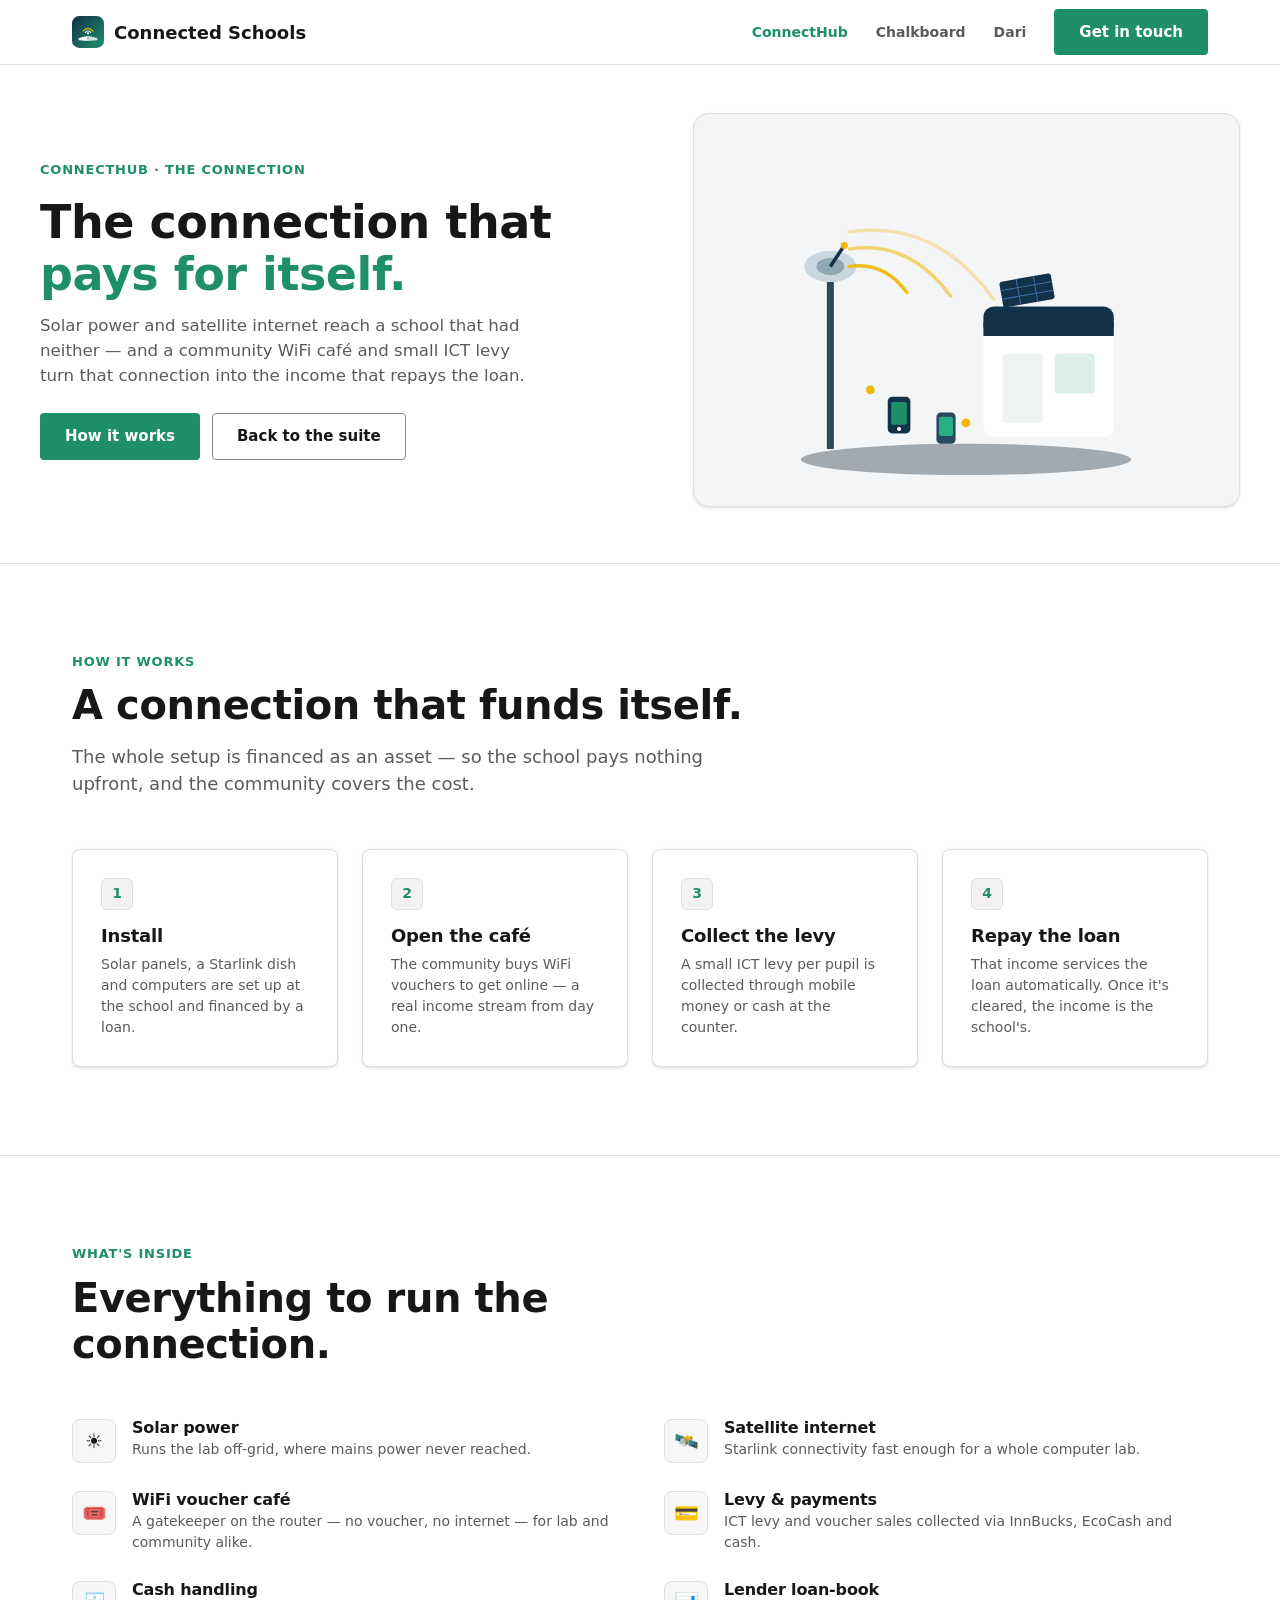
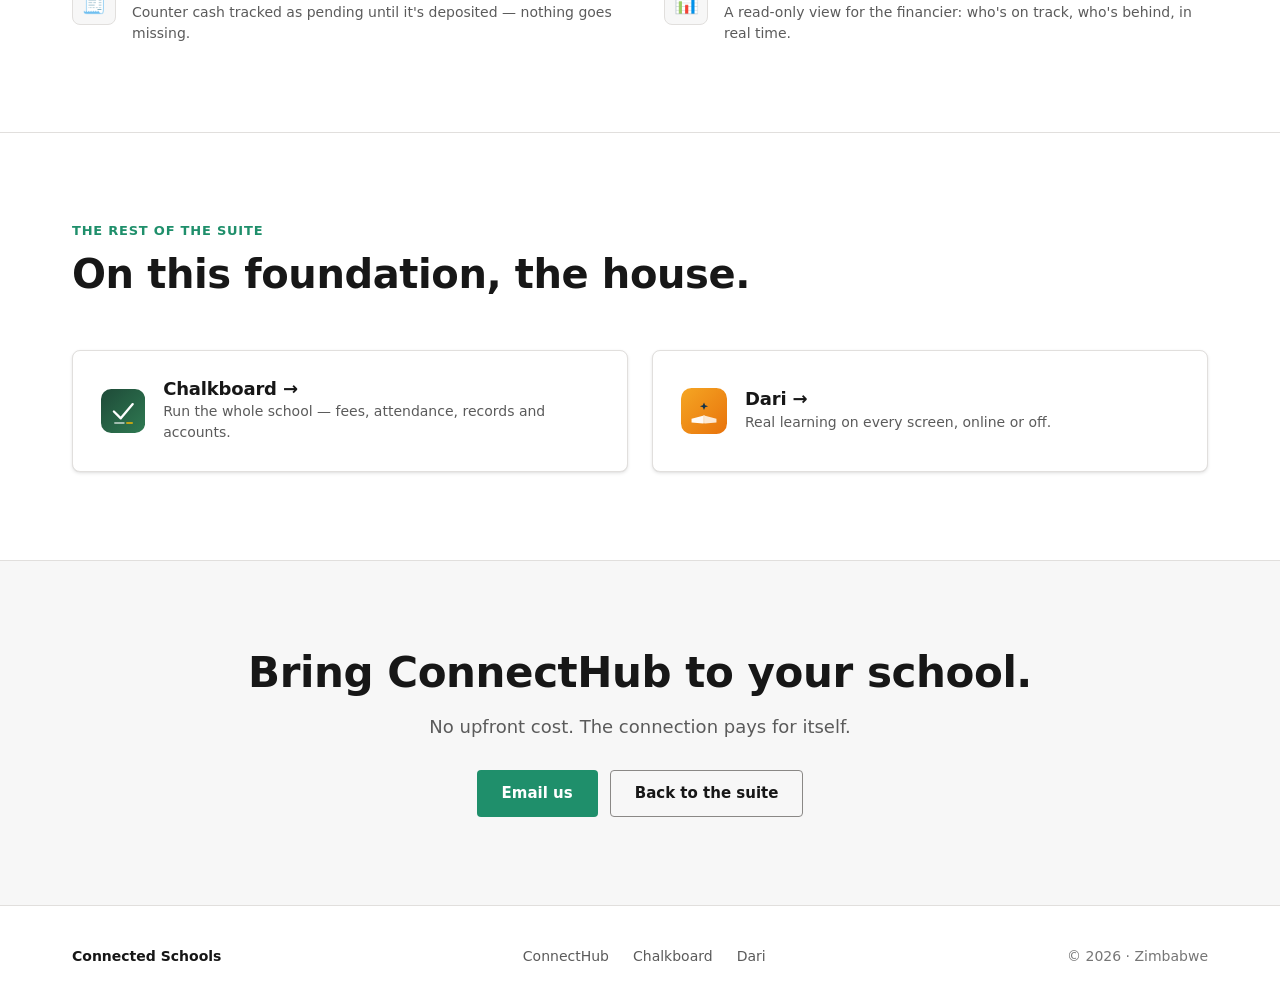
<file: connecthub.html>
<!doctype html><html lang="en"><head>
<meta charset="utf-8"><meta name="viewport" content="width=device-width, initial-scale=1">
<title>ConnectHub — power, internet and the income that repays it</title>
<meta name="description" content="ConnectHub brings solar power, satellite internet, a community WiFi café and the ICT levy to a school — the self-funding foundation of a connected school.">
<link rel="icon" href="favicon.svg" type="image/svg+xml">
<meta property="og:type" content="website">
<meta property="og:title" content="ConnectHub — power, internet and the income that repays it">
<meta property="og:description" content="ConnectHub brings solar power, satellite internet, a community WiFi café and the ICT levy to a school — the self-funding foundation of a connected school.">
<meta property="og:image" content="og-image.png">
<meta name="twitter:card" content="summary_large_image">

<style>
:root{
  --ink:#171717; --grey:#5b5b5b; --grey2:#767676;
  --bg:#ffffff; --bg-alt:#f7f7f7; --line:#e1dfdd; --panel:#f3f5f6;
  --gold:#b5820a;
  --hub:#1F8F6B; --hub2:#12324a; --board:#2f7a52; --board2:#1e4a38; --dari:#E8730C; --dari2:#F5A623;
  --accent:#1F8F6B; --accent2:#12324a;
  --font:'Segoe UI', -apple-system, BlinkMacSystemFont, system-ui, Roboto, Helvetica, Arial, sans-serif;
  --display:var(--font); --body:var(--font);
  --shadow:0 1.6px 3.6px rgba(0,0,0,.10), 0 .3px .9px rgba(0,0,0,.07);
  --shadow-lg:0 6.4px 14.4px rgba(0,0,0,.11), 0 1.2px 3.6px rgba(0,0,0,.07);
}
body.hub{--accent:var(--hub);--accent2:var(--hub2)}
body.board{--accent:var(--board);--accent2:var(--board2)}
body.dari{--accent:var(--dari);--accent2:var(--dari2)}
*{box-sizing:border-box;margin:0;padding:0}
html{scroll-behavior:smooth}
body{font-family:var(--body);color:var(--ink);background:var(--bg);line-height:1.5;-webkit-font-smoothing:antialiased;font-size:16px}
a{color:inherit;text-decoration:none}
img,svg{max-width:100%}
.wrap{max-width:1200px;margin:0 auto;padding:0 32px}
h1,h2,h3,h4{font-weight:600;line-height:1.14;letter-spacing:-.01em}
.eyebrow{font-weight:600;font-size:13px;letter-spacing:.06em;text-transform:uppercase;color:var(--accent)}
nav{position:sticky;top:0;z-index:50;background:rgba(255,255,255,.9);backdrop-filter:blur(20px);border-bottom:1px solid var(--line)}
.nav-in{display:flex;align-items:center;justify-content:space-between;height:64px}
.brand{display:flex;align-items:center;gap:10px;font-weight:600;font-size:18px;color:var(--ink)}
.nav-links{display:flex;align-items:center;gap:28px;font-size:14px;font-weight:600;color:var(--grey)}
.nav-links a:hover{color:var(--ink)}
.nav-links a.active{color:var(--accent)}
.btn{display:inline-flex;align-items:center;gap:8px;font-weight:600;font-size:15px;padding:11px 24px;border-radius:4px;cursor:pointer;border:1px solid transparent;transition:background .15s ease,border-color .15s ease,color .15s ease}
.btn-accent,.btn-gold{background:var(--accent);color:#fff}
.btn-accent:hover,.btn-gold:hover{background:var(--accent2)}
.btn-dark{background:var(--ink);color:#fff}.btn-dark:hover{background:#000}
.btn-ghost{background:transparent;border-color:#8a8886;color:var(--ink)}
.btn-ghost:hover{background:#f3f2f1;border-color:#323130}
@media(max-width:820px){.nav-links a:not(.btn){display:none}}
.hero{background:var(--bg);border-bottom:1px solid var(--line)}
.hero-in{display:grid;grid-template-columns:1.05fr .95fr;gap:48px;align-items:center;padding:48px 0 56px}
.hero h1{font-size:clamp(30px,4vw,46px);color:var(--ink)}
.hero h1 .accent{color:var(--accent)}
.hero p.lead{margin-top:14px;font-size:clamp(16px,1.3vw,18px);color:var(--grey);max-width:500px}
.hero-cta{margin-top:24px;display:flex;gap:12px;flex-wrap:wrap}
.hero-note{margin-top:24px;font-size:13px;color:var(--grey2)}
.hero-art{position:relative;background:var(--panel);border:1px solid var(--line);border-radius:16px;padding:22px;box-shadow:var(--shadow);display:flex;justify-content:center}.hero-art svg{width:100%;max-width:400px}
@media(max-width:880px){.hero-in{grid-template-columns:1fr;gap:32px;padding:56px 0 64px}.hero-art{order:-1;max-width:460px}}
section{padding:88px 0}
.sec-head{max-width:680px;margin-bottom:52px}
.sec-head h2{font-size:clamp(28px,3.6vw,40px);margin-top:12px;color:var(--ink)}
.sec-head p{margin-top:14px;color:var(--grey);font-size:18px}
.prods{display:grid;grid-template-columns:repeat(3,1fr);gap:24px}
.pcard{border:1px solid var(--line);border-radius:8px;background:#fff;padding:32px;display:flex;flex-direction:column;transition:box-shadow .2s ease,transform .2s ease;box-shadow:var(--shadow)}
.pcard:hover{box-shadow:var(--shadow-lg);transform:translateY(-2px)}
.pcard .ic{width:48px;height:48px;border-radius:10px}
.pcard h3{font-size:22px;margin:20px 0 2px;color:var(--ink)}
.pcard .role{font-size:12px;letter-spacing:.06em;text-transform:uppercase;font-weight:600}
.pcard p{margin-top:14px;color:var(--grey);font-size:15px;flex:1}
.pcard .go{margin-top:20px;font-weight:600;font-size:15px}
.pcard.hub .role,.pcard.hub .go{color:var(--hub)}
.pcard.board .role,.pcard.board .go{color:var(--board)}
.pcard.dari .role,.pcard.dari .go{color:var(--dari)}
@media(max-width:820px){.prods{grid-template-columns:1fr}}
.reality{background:var(--bg-alt);padding:56px 0;border-top:1px solid var(--line);border-bottom:1px solid var(--line)}
.reality-grid{display:grid;grid-template-columns:repeat(3,1fr);gap:40px}
.reality .n{font-weight:600;font-size:44px;color:var(--ink);line-height:1;letter-spacing:-.02em}
.reality .l{margin-top:10px;font-size:15px;color:var(--grey)}
@media(max-width:720px){.reality-grid{grid-template-columns:1fr;gap:24px}}
.eco{background:var(--bg-alt);border-top:1px solid var(--line);border-bottom:1px solid var(--line)}
.eco-grid{display:grid;grid-template-columns:1fr 1fr;gap:56px;align-items:center}
.eco ul{list-style:none;margin-top:22px;display:flex;flex-direction:column;gap:16px}
.eco li{display:flex;gap:14px;font-size:16px;color:var(--grey)}
.eco li b{color:var(--ink);font-weight:600}
.dot{flex:0 0 auto;width:12px;height:12px;border-radius:3px;margin-top:6px}
@media(max-width:880px){.eco-grid{grid-template-columns:1fr;gap:32px}}
.steps{display:grid;grid-template-columns:repeat(4,1fr);gap:24px}
.step{background:#fff;border:1px solid var(--line);border-radius:8px;padding:28px;box-shadow:var(--shadow)}
.step .num{font-weight:600;font-size:14px;color:var(--accent);width:32px;height:32px;border-radius:6px;display:flex;align-items:center;justify-content:center;background:#f3f2f1;border:1px solid var(--line)}
.step h3{font-size:18px;margin:16px 0 8px;color:var(--ink)}
.step p{font-size:14px;color:var(--grey)}
@media(max-width:860px){.steps{grid-template-columns:1fr 1fr}}
@media(max-width:520px){.steps{grid-template-columns:1fr}}
.feats{display:grid;grid-template-columns:1fr 1fr;gap:28px 48px;margin-top:8px}
.feat{display:flex;gap:16px}
.feat .fi{flex:0 0 auto;width:44px;height:44px;border-radius:8px;background:var(--bg-alt);display:flex;align-items:center;justify-content:center;font-size:20px;border:1px solid var(--line)}
.feat h4{font-size:16px;color:var(--ink)}
.feat p{font-size:14px;color:var(--grey);margin-top:2px}
@media(max-width:720px){.feats{grid-template-columns:1fr}}
.cross{display:grid;grid-template-columns:1fr 1fr;gap:24px}
.xcard{border:1px solid var(--line);border-radius:8px;padding:28px;display:flex;gap:18px;align-items:center;background:#fff;box-shadow:var(--shadow);transition:box-shadow .2s ease,transform .2s ease}
.xcard:hover{box-shadow:var(--shadow-lg);transform:translateY(-2px)}
.xcard .ic{width:48px;height:48px;border-radius:10px;flex:0 0 auto}
.xcard h4{font-size:18px;color:var(--ink)}
.xcard p{font-size:14px;color:var(--grey);margin-top:2px}
@media(max-width:720px){.cross{grid-template-columns:1fr}}
.cta{background:var(--bg-alt);border-top:1px solid var(--line);text-align:center}
.cta h2{font-size:clamp(28px,3.6vw,42px);color:var(--ink)}
.cta p{margin:16px auto 0;max-width:540px;color:var(--grey);font-size:18px}
.cta .row{margin-top:30px;display:flex;gap:12px;justify-content:center;flex-wrap:wrap}
footer{background:#fff;color:var(--grey2);padding:40px 0;font-size:14px;border-top:1px solid var(--line)}
.foot-in{display:flex;justify-content:space-between;align-items:center;flex-wrap:wrap;gap:18px}
.foot-links{display:flex;gap:24px}
.foot-links a{color:var(--grey)}.foot-links a:hover{color:var(--ink)}
@media(prefers-reduced-motion:reduce){*{transition:none!important}html{scroll-behavior:auto}}

</style>
</head><body class="hub">

<nav><div class="wrap nav-in">
  <a class="brand" href="index.html">
    <svg width="32" height="32" viewBox="0 0 96 96"><defs><linearGradient id="np" x1="0" y1="0" x2="1" y2="1"><stop offset="0" stop-color="#12324a"/><stop offset="1" stop-color="#1f8f6b"/></linearGradient></defs><rect width="96" height="96" rx="22" fill="url(#np)"/><g fill="#fff"><path d="M20 66 L46 60 L46 75 L20 73 Z" opacity=".95"/><path d="M76 66 L50 60 L50 75 L76 73 Z" opacity=".78"/><rect x="46.4" y="59" width="3.2" height="16" rx="1"/></g><circle cx="48" cy="52" r="3.4" fill="#fff"/><path d="M40.5 49 Q48 39.5 55.5 49" fill="none" stroke="#fff" stroke-width="3.6" stroke-linecap="round"/><path d="M34 45 Q48 29 62 45" fill="none" stroke="#F2B705" stroke-width="3.6" stroke-linecap="round"/></svg>
    Connected Schools
  </a>
  <div class="nav-links"><a href="connecthub.html" class="active">ConnectHub</a><a href="chalkboard.html">Chalkboard</a><a href="dari.html">Dari</a><a href="#contact" class="btn btn-accent">Get in touch</a></div>
</div></nav>

<header class="hero"><div class="wrap hero-in">
  <div>
    <div class="eyebrow">ConnectHub · the connection</div>
    <h1 style="margin-top:16px">The connection that <span class="accent">pays for itself.</span></h1>
    <p class="lead">Solar power and satellite internet reach a school that had neither — and a community WiFi café and small ICT levy turn that connection into the income that repays the loan.</p>
    <div class="hero-cta"><a href="#how" class="btn btn-gold">How it works</a><a href="index.html" class="btn btn-ghost">Back to the suite</a></div>
  </div>
  <div class="hero-art">
    <svg viewBox="0 0 460 400" width="100%" role="img" aria-label="A dish beaming internet to a school and community">
      <ellipse cx="230" cy="372" rx="190" ry="18" fill="#0a1f2c" opacity=".35"/>
      <!-- dish tower -->
      <rect x="70" y="150" width="8" height="210" fill="#294a5c"/>
      <g transform="translate(74,150)"><ellipse cx="0" cy="0" rx="30" ry="18" fill="#cbd7de"/><ellipse cx="0" cy="0" rx="16" ry="10" fill="#8fa8b3"/><line x1="0" y1="0" x2="16" y2="-24" stroke="#12324a" stroke-width="4"/><circle cx="16" cy="-24" r="4" fill="#F2B705"/></g>
      <!-- wifi arcs -->
      <g fill="none" stroke="#F2B705" stroke-linecap="round"><path d="M96 150 q40 -6 66 30" stroke-width="4" opacity=".9"/><path d="M96 130 q70 -10 116 54" stroke-width="4" opacity=".55"/><path d="M96 110 q100 -14 166 78" stroke-width="4" opacity=".3"/></g>
      <!-- school -->
      <rect x="250" y="196" width="150" height="150" rx="12" fill="#fff"/>
      <rect x="250" y="196" width="150" height="34" rx="12" fill="#12324a"/><rect x="250" y="214" width="150" height="16" fill="#12324a"/>
      <g transform="translate(268,168) rotate(-10)"><rect width="60" height="30" rx="3" fill="#12324a"/><g stroke="#3a6ea5" stroke-width="1.2"><line x1="0" y1="10" x2="60" y2="10"/><line x1="0" y1="20" x2="60" y2="20"/><line x1="20" y1="0" x2="20" y2="30"/><line x1="40" y1="0" x2="40" y2="30"/></g></g>
      <rect x="272" y="250" width="46" height="80" rx="4" fill="#eef4f2"/><rect x="332" y="250" width="46" height="46" rx="4" fill="#dcefe8"/>
      <!-- community paying -->
      <g transform="translate(140,300)"><rect x="0" y="0" width="26" height="42" rx="5" fill="#12324a"/><rect x="4" y="6" width="18" height="26" rx="2" fill="#1f8f6b"/><circle cx="13" cy="37" r="2.4" fill="#fff"/></g>
      <g transform="translate(196,318)"><rect x="0" y="0" width="22" height="36" rx="5" fill="#294a5c"/><rect x="3" y="5" width="16" height="22" rx="2" fill="#26b083"/></g>
      <circle cx="120" cy="292" r="5" fill="#F2B705"/><circle cx="230" cy="330" r="5" fill="#F2B705"/>
    </svg>
  </div>
</div></header>

<section id="how"><div class="wrap">
  <div class="sec-head"><div class="eyebrow">How it works</div><h2>A connection that funds itself.</h2><p>The whole setup is financed as an asset — so the school pays nothing upfront, and the community covers the cost.</p></div>
  <div class="steps">
    <div class="step"><div class="num">1</div><h3>Install</h3><p>Solar panels, a Starlink dish and computers are set up at the school and financed by a loan.</p></div>
    <div class="step"><div class="num">2</div><h3>Open the café</h3><p>The community buys WiFi vouchers to get online — a real income stream from day one.</p></div>
    <div class="step"><div class="num">3</div><h3>Collect the levy</h3><p>A small ICT levy per pupil is collected through mobile money or cash at the counter.</p></div>
    <div class="step"><div class="num">4</div><h3>Repay the loan</h3><p>That income services the loan automatically. Once it's cleared, the income is the school's.</p></div>
  </div>
</div></section>

<section style="background:#fff;border-top:1px solid var(--line);border-bottom:1px solid var(--line)"><div class="wrap">
  <div class="sec-head"><div class="eyebrow">What's inside</div><h2>Everything to run the connection.</h2></div>
  <div class="feats">
    <div class="feat"><div class="fi">☀️</div><div><h4>Solar power</h4><p>Runs the lab off-grid, where mains power never reached.</p></div></div>
    <div class="feat"><div class="fi">🛰️</div><div><h4>Satellite internet</h4><p>Starlink connectivity fast enough for a whole computer lab.</p></div></div>
    <div class="feat"><div class="fi">🎟️</div><div><h4>WiFi voucher café</h4><p>A gatekeeper on the router — no voucher, no internet — for lab and community alike.</p></div></div>
    <div class="feat"><div class="fi">💳</div><div><h4>Levy &amp; payments</h4><p>ICT levy and voucher sales collected via InnBucks, EcoCash and cash.</p></div></div>
    <div class="feat"><div class="fi">🧾</div><div><h4>Cash handling</h4><p>Counter cash tracked as pending until it's deposited — nothing goes missing.</p></div></div>
    <div class="feat"><div class="fi">📊</div><div><h4>Lender loan-book</h4><p>A read-only view for the financier: who's on track, who's behind, in real time.</p></div></div>
  </div>
</div></section>

<section><div class="wrap">
  <div class="sec-head"><div class="eyebrow">The rest of the suite</div><h2>On this foundation, the house.</h2></div>
  <div class="cross">
    <a class="xcard" href="chalkboard.html"><svg width="46" height="46" viewBox="0 0 96 96"><defs><linearGradient id="x1" x1="0" y1="0" x2="1" y2="1"><stop offset="0" stop-color="#1e4a38"/><stop offset="1" stop-color="#2f7a52"/></linearGradient></defs><rect width="96" height="96" rx="22" fill="url(#x1)"/><path d="M28 49 L43 64 L69 33" fill="none" stroke="#fff" stroke-width="5" stroke-linecap="round" stroke-linejoin="round"/><line x1="30" y1="74" x2="50" y2="74" stroke="#fff" stroke-width="3" stroke-linecap="round" opacity=".75"/><line x1="56" y1="74" x2="68" y2="74" stroke="#F2B705" stroke-width="3" stroke-linecap="round"/></svg><div><h4>Chalkboard →</h4><p>Run the whole school — fees, attendance, records and accounts.</p></div></a>
    <a class="xcard" href="dari.html"><svg width="46" height="46" viewBox="0 0 96 96"><defs><linearGradient id="x2" x1="0" y1="0" x2="1" y2="1"><stop offset="0" stop-color="#F5A623"/><stop offset="1" stop-color="#E8730C"/></linearGradient></defs><rect width="96" height="96" rx="22" fill="url(#x2)"/><g fill="#fff"><path d="M22 64 L46 58 L46 74 L22 72 Z" opacity=".96"/><path d="M74 64 L50 58 L50 74 L74 72 Z" opacity=".82"/><rect x="46.4" y="57" width="3.2" height="17" rx="1"/></g><path d="M48 30 L50.4 36 L56.5 38 L50.4 40 L48 46 L45.6 40 L39.5 38 L45.6 36 Z" fill="#12324a"/></svg><div><h4>Dari →</h4><p>Real learning on every screen, online or off.</p></div></a>
  </div>
</div></section>

<section class="cta" id="contact"><div class="wrap"><h2>Bring ConnectHub to your school.</h2><p>No upfront cost. The connection pays for itself.</p><div class="row"><a href="mailto:hello@connectedschools.co.zw" class="btn btn-gold">Email us</a><a href="index.html" class="btn btn-ghost">Back to the suite</a></div></div></section>
<footer><div class="wrap foot-in"><div style="font-weight:600;color:var(--ink)">Connected Schools</div><div class="foot-links"><a href="connecthub.html">ConnectHub</a><a href="chalkboard.html">Chalkboard</a><a href="dari.html">Dari</a></div><div>© 2026 · Zimbabwe</div></div></footer>
</body></html>
</file>
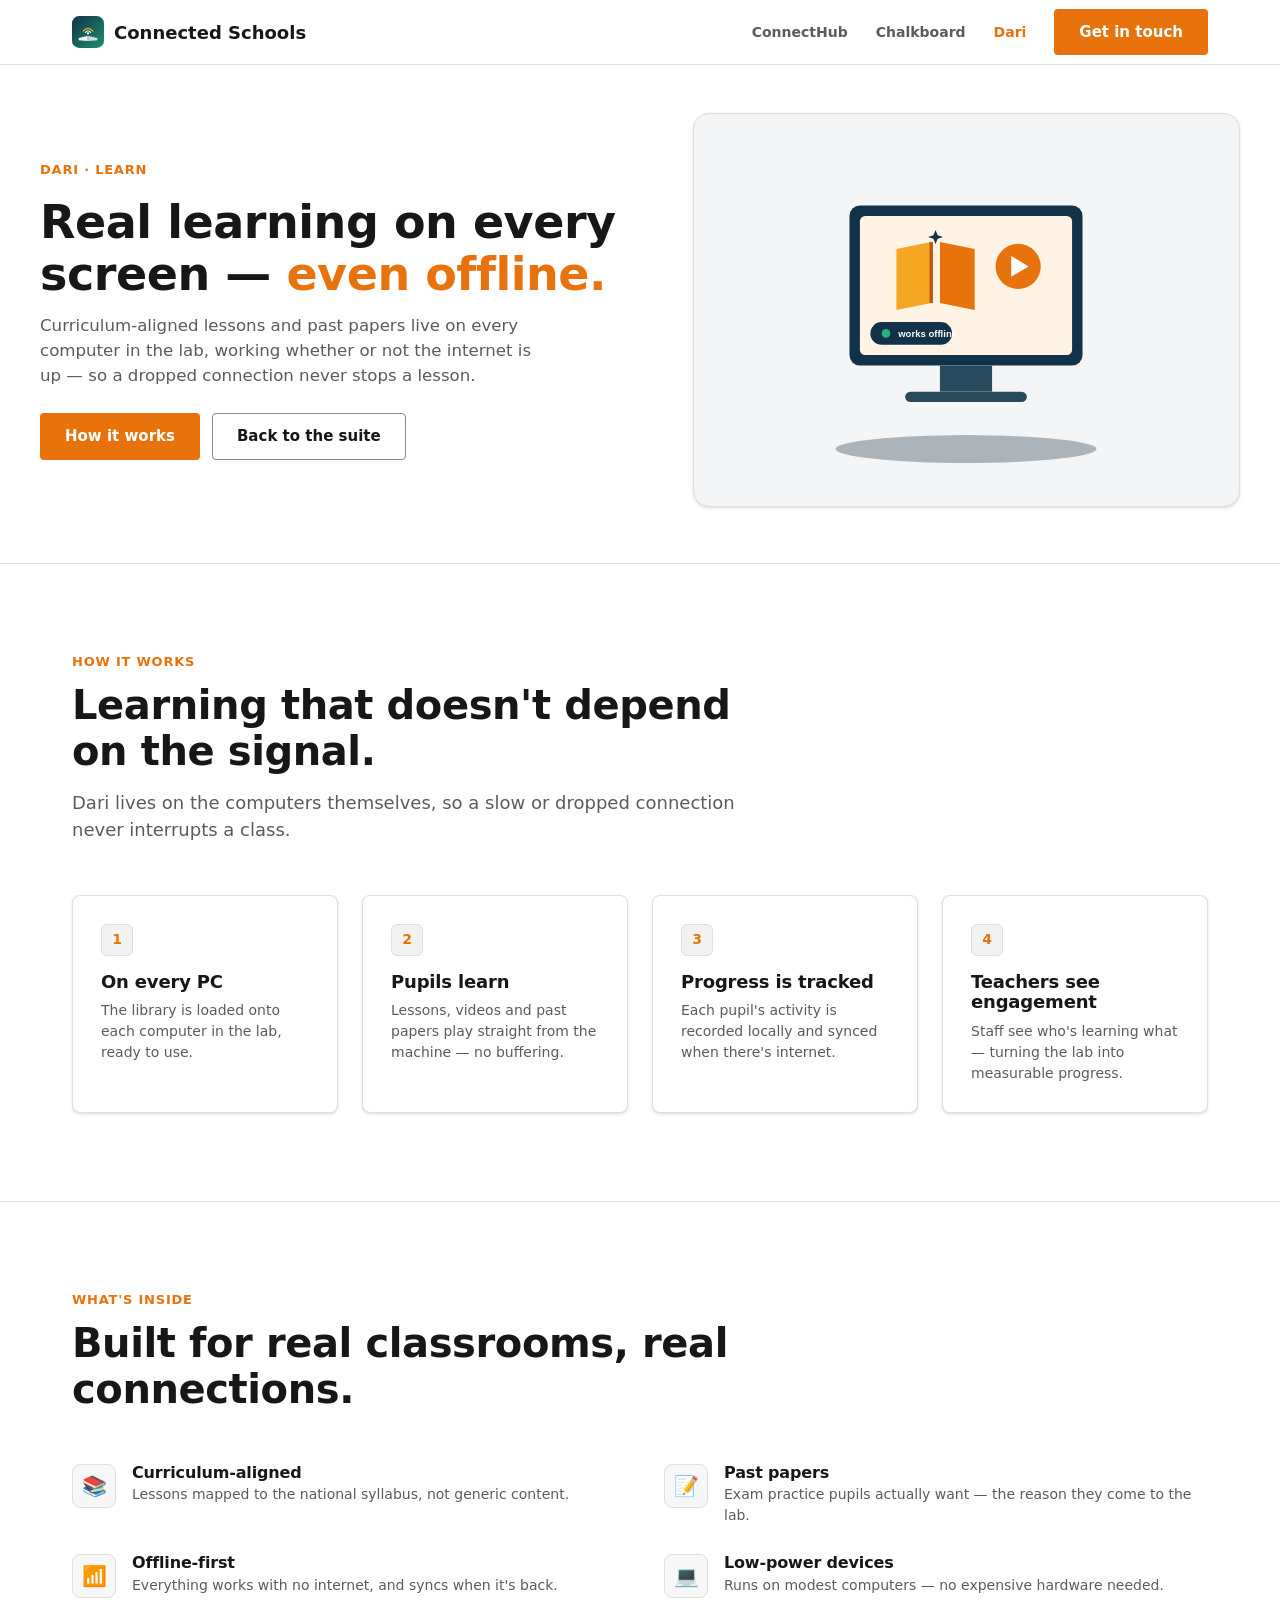
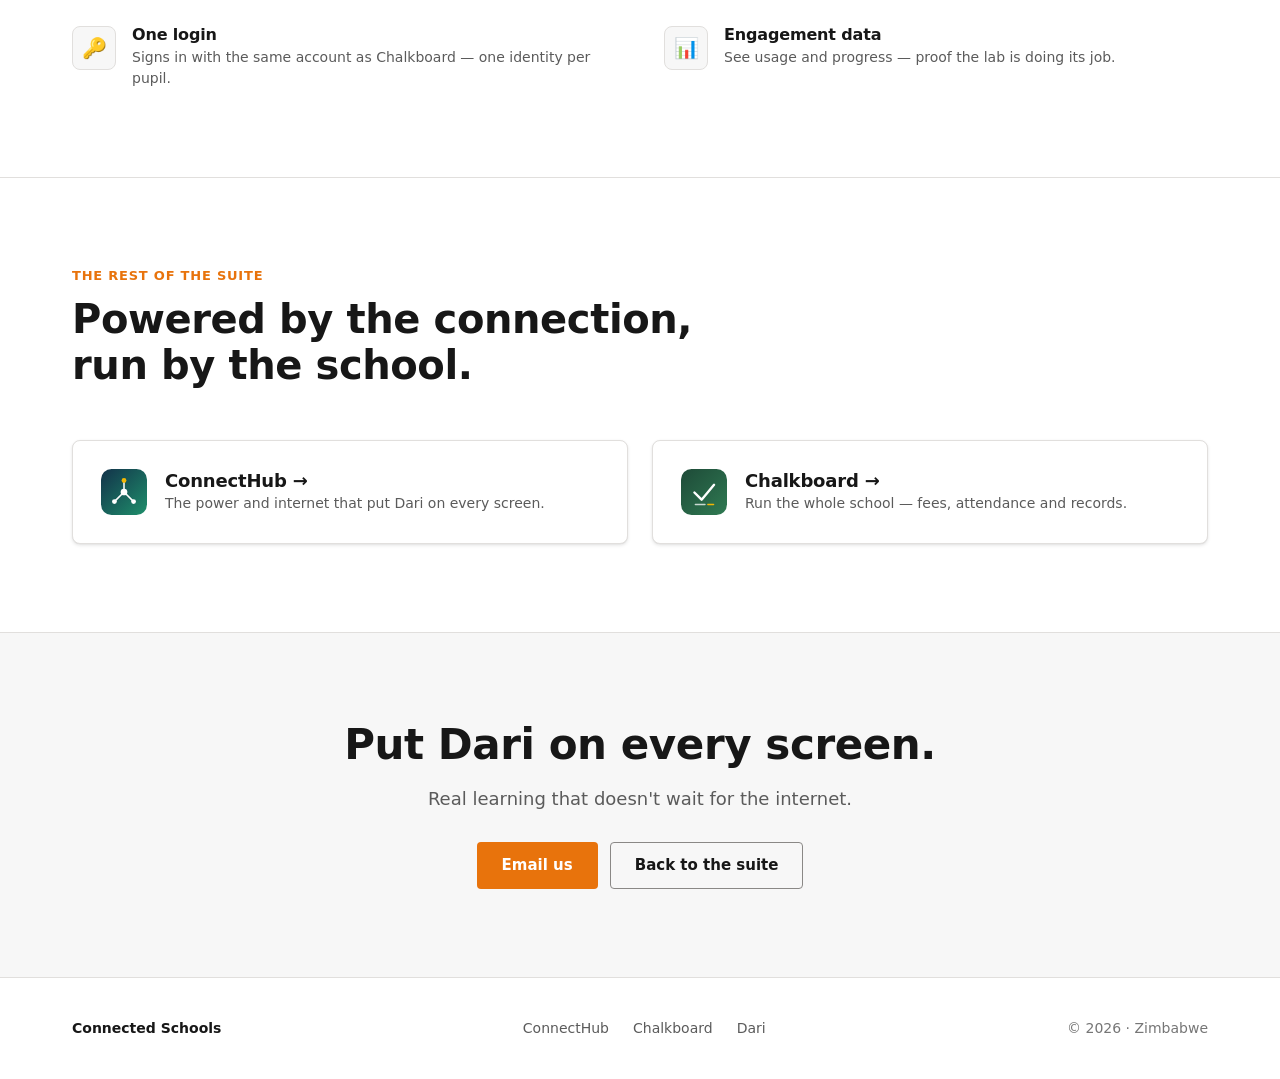
<file: dari.html>
<!doctype html><html lang="en"><head>
<meta charset="utf-8"><meta name="viewport" content="width=device-width, initial-scale=1">
<title>Dari — real learning on every screen, online or off</title>
<meta name="description" content="Dari is the offline-first e-learning library on every computer in the lab: curriculum-aligned lessons and past papers that work even when the internet doesn't.">
<link rel="icon" href="favicon.svg" type="image/svg+xml">
<meta property="og:type" content="website">
<meta property="og:title" content="Dari — real learning on every screen, online or off">
<meta property="og:description" content="Dari is the offline-first e-learning library on every computer in the lab: curriculum-aligned lessons and past papers that work even when the internet doesn't.">
<meta property="og:image" content="og-image.png">
<meta name="twitter:card" content="summary_large_image">

<style>
:root{
  --ink:#171717; --grey:#5b5b5b; --grey2:#767676;
  --bg:#ffffff; --bg-alt:#f7f7f7; --line:#e1dfdd; --panel:#f3f5f6;
  --gold:#b5820a;
  --hub:#1F8F6B; --hub2:#12324a; --board:#2f7a52; --board2:#1e4a38; --dari:#E8730C; --dari2:#F5A623;
  --accent:#1F8F6B; --accent2:#12324a;
  --font:'Segoe UI', -apple-system, BlinkMacSystemFont, system-ui, Roboto, Helvetica, Arial, sans-serif;
  --display:var(--font); --body:var(--font);
  --shadow:0 1.6px 3.6px rgba(0,0,0,.10), 0 .3px .9px rgba(0,0,0,.07);
  --shadow-lg:0 6.4px 14.4px rgba(0,0,0,.11), 0 1.2px 3.6px rgba(0,0,0,.07);
}
body.hub{--accent:var(--hub);--accent2:var(--hub2)}
body.board{--accent:var(--board);--accent2:var(--board2)}
body.dari{--accent:var(--dari);--accent2:var(--dari2)}
*{box-sizing:border-box;margin:0;padding:0}
html{scroll-behavior:smooth}
body{font-family:var(--body);color:var(--ink);background:var(--bg);line-height:1.5;-webkit-font-smoothing:antialiased;font-size:16px}
a{color:inherit;text-decoration:none}
img,svg{max-width:100%}
.wrap{max-width:1200px;margin:0 auto;padding:0 32px}
h1,h2,h3,h4{font-weight:600;line-height:1.14;letter-spacing:-.01em}
.eyebrow{font-weight:600;font-size:13px;letter-spacing:.06em;text-transform:uppercase;color:var(--accent)}
nav{position:sticky;top:0;z-index:50;background:rgba(255,255,255,.9);backdrop-filter:blur(20px);border-bottom:1px solid var(--line)}
.nav-in{display:flex;align-items:center;justify-content:space-between;height:64px}
.brand{display:flex;align-items:center;gap:10px;font-weight:600;font-size:18px;color:var(--ink)}
.nav-links{display:flex;align-items:center;gap:28px;font-size:14px;font-weight:600;color:var(--grey)}
.nav-links a:hover{color:var(--ink)}
.nav-links a.active{color:var(--accent)}
.btn{display:inline-flex;align-items:center;gap:8px;font-weight:600;font-size:15px;padding:11px 24px;border-radius:4px;cursor:pointer;border:1px solid transparent;transition:background .15s ease,border-color .15s ease,color .15s ease}
.btn-accent,.btn-gold{background:var(--accent);color:#fff}
.btn-accent:hover,.btn-gold:hover{background:var(--accent2)}
.btn-dark{background:var(--ink);color:#fff}.btn-dark:hover{background:#000}
.btn-ghost{background:transparent;border-color:#8a8886;color:var(--ink)}
.btn-ghost:hover{background:#f3f2f1;border-color:#323130}
@media(max-width:820px){.nav-links a:not(.btn){display:none}}
.hero{background:var(--bg);border-bottom:1px solid var(--line)}
.hero-in{display:grid;grid-template-columns:1.05fr .95fr;gap:48px;align-items:center;padding:48px 0 56px}
.hero h1{font-size:clamp(30px,4vw,46px);color:var(--ink)}
.hero h1 .accent{color:var(--accent)}
.hero p.lead{margin-top:14px;font-size:clamp(16px,1.3vw,18px);color:var(--grey);max-width:500px}
.hero-cta{margin-top:24px;display:flex;gap:12px;flex-wrap:wrap}
.hero-note{margin-top:24px;font-size:13px;color:var(--grey2)}
.hero-art{position:relative;background:var(--panel);border:1px solid var(--line);border-radius:16px;padding:22px;box-shadow:var(--shadow);display:flex;justify-content:center}.hero-art svg{width:100%;max-width:400px}
@media(max-width:880px){.hero-in{grid-template-columns:1fr;gap:32px;padding:56px 0 64px}.hero-art{order:-1;max-width:460px}}
section{padding:88px 0}
.sec-head{max-width:680px;margin-bottom:52px}
.sec-head h2{font-size:clamp(28px,3.6vw,40px);margin-top:12px;color:var(--ink)}
.sec-head p{margin-top:14px;color:var(--grey);font-size:18px}
.prods{display:grid;grid-template-columns:repeat(3,1fr);gap:24px}
.pcard{border:1px solid var(--line);border-radius:8px;background:#fff;padding:32px;display:flex;flex-direction:column;transition:box-shadow .2s ease,transform .2s ease;box-shadow:var(--shadow)}
.pcard:hover{box-shadow:var(--shadow-lg);transform:translateY(-2px)}
.pcard .ic{width:48px;height:48px;border-radius:10px}
.pcard h3{font-size:22px;margin:20px 0 2px;color:var(--ink)}
.pcard .role{font-size:12px;letter-spacing:.06em;text-transform:uppercase;font-weight:600}
.pcard p{margin-top:14px;color:var(--grey);font-size:15px;flex:1}
.pcard .go{margin-top:20px;font-weight:600;font-size:15px}
.pcard.hub .role,.pcard.hub .go{color:var(--hub)}
.pcard.board .role,.pcard.board .go{color:var(--board)}
.pcard.dari .role,.pcard.dari .go{color:var(--dari)}
@media(max-width:820px){.prods{grid-template-columns:1fr}}
.reality{background:var(--bg-alt);padding:56px 0;border-top:1px solid var(--line);border-bottom:1px solid var(--line)}
.reality-grid{display:grid;grid-template-columns:repeat(3,1fr);gap:40px}
.reality .n{font-weight:600;font-size:44px;color:var(--ink);line-height:1;letter-spacing:-.02em}
.reality .l{margin-top:10px;font-size:15px;color:var(--grey)}
@media(max-width:720px){.reality-grid{grid-template-columns:1fr;gap:24px}}
.eco{background:var(--bg-alt);border-top:1px solid var(--line);border-bottom:1px solid var(--line)}
.eco-grid{display:grid;grid-template-columns:1fr 1fr;gap:56px;align-items:center}
.eco ul{list-style:none;margin-top:22px;display:flex;flex-direction:column;gap:16px}
.eco li{display:flex;gap:14px;font-size:16px;color:var(--grey)}
.eco li b{color:var(--ink);font-weight:600}
.dot{flex:0 0 auto;width:12px;height:12px;border-radius:3px;margin-top:6px}
@media(max-width:880px){.eco-grid{grid-template-columns:1fr;gap:32px}}
.steps{display:grid;grid-template-columns:repeat(4,1fr);gap:24px}
.step{background:#fff;border:1px solid var(--line);border-radius:8px;padding:28px;box-shadow:var(--shadow)}
.step .num{font-weight:600;font-size:14px;color:var(--accent);width:32px;height:32px;border-radius:6px;display:flex;align-items:center;justify-content:center;background:#f3f2f1;border:1px solid var(--line)}
.step h3{font-size:18px;margin:16px 0 8px;color:var(--ink)}
.step p{font-size:14px;color:var(--grey)}
@media(max-width:860px){.steps{grid-template-columns:1fr 1fr}}
@media(max-width:520px){.steps{grid-template-columns:1fr}}
.feats{display:grid;grid-template-columns:1fr 1fr;gap:28px 48px;margin-top:8px}
.feat{display:flex;gap:16px}
.feat .fi{flex:0 0 auto;width:44px;height:44px;border-radius:8px;background:var(--bg-alt);display:flex;align-items:center;justify-content:center;font-size:20px;border:1px solid var(--line)}
.feat h4{font-size:16px;color:var(--ink)}
.feat p{font-size:14px;color:var(--grey);margin-top:2px}
@media(max-width:720px){.feats{grid-template-columns:1fr}}
.cross{display:grid;grid-template-columns:1fr 1fr;gap:24px}
.xcard{border:1px solid var(--line);border-radius:8px;padding:28px;display:flex;gap:18px;align-items:center;background:#fff;box-shadow:var(--shadow);transition:box-shadow .2s ease,transform .2s ease}
.xcard:hover{box-shadow:var(--shadow-lg);transform:translateY(-2px)}
.xcard .ic{width:48px;height:48px;border-radius:10px;flex:0 0 auto}
.xcard h4{font-size:18px;color:var(--ink)}
.xcard p{font-size:14px;color:var(--grey);margin-top:2px}
@media(max-width:720px){.cross{grid-template-columns:1fr}}
.cta{background:var(--bg-alt);border-top:1px solid var(--line);text-align:center}
.cta h2{font-size:clamp(28px,3.6vw,42px);color:var(--ink)}
.cta p{margin:16px auto 0;max-width:540px;color:var(--grey);font-size:18px}
.cta .row{margin-top:30px;display:flex;gap:12px;justify-content:center;flex-wrap:wrap}
footer{background:#fff;color:var(--grey2);padding:40px 0;font-size:14px;border-top:1px solid var(--line)}
.foot-in{display:flex;justify-content:space-between;align-items:center;flex-wrap:wrap;gap:18px}
.foot-links{display:flex;gap:24px}
.foot-links a{color:var(--grey)}.foot-links a:hover{color:var(--ink)}
@media(prefers-reduced-motion:reduce){*{transition:none!important}html{scroll-behavior:auto}}

</style>
</head><body class="dari">

<nav><div class="wrap nav-in">
  <a class="brand" href="index.html">
    <svg width="32" height="32" viewBox="0 0 96 96"><defs><linearGradient id="np" x1="0" y1="0" x2="1" y2="1"><stop offset="0" stop-color="#12324a"/><stop offset="1" stop-color="#1f8f6b"/></linearGradient></defs><rect width="96" height="96" rx="22" fill="url(#np)"/><g fill="#fff"><path d="M20 66 L46 60 L46 75 L20 73 Z" opacity=".95"/><path d="M76 66 L50 60 L50 75 L76 73 Z" opacity=".78"/><rect x="46.4" y="59" width="3.2" height="16" rx="1"/></g><circle cx="48" cy="52" r="3.4" fill="#fff"/><path d="M40.5 49 Q48 39.5 55.5 49" fill="none" stroke="#fff" stroke-width="3.6" stroke-linecap="round"/><path d="M34 45 Q48 29 62 45" fill="none" stroke="#F2B705" stroke-width="3.6" stroke-linecap="round"/></svg>
    Connected Schools
  </a>
  <div class="nav-links"><a href="connecthub.html">ConnectHub</a><a href="chalkboard.html">Chalkboard</a><a href="dari.html" class="active">Dari</a><a href="#contact" class="btn btn-accent">Get in touch</a></div>
</div></nav>

<header class="hero"><div class="wrap hero-in">
  <div>
    <div class="eyebrow">Dari · learn</div>
    <h1 style="margin-top:16px">Real learning on every screen — <span class="accent">even offline.</span></h1>
    <p class="lead">Curriculum-aligned lessons and past papers live on every computer in the lab, working whether or not the internet is up — so a dropped connection never stops a lesson.</p>
    <div class="hero-cta"><a href="#how" class="btn btn-gold">How it works</a><a href="index.html" class="btn btn-ghost">Back to the suite</a></div>
  </div>
  <div class="hero-art">
    <svg viewBox="0 0 460 400" width="100%" role="img" aria-label="A computer showing a lesson, working offline">
      <ellipse cx="230" cy="360" rx="150" ry="16" fill="#0a1f2c" opacity=".3"/>
      <!-- monitor -->
      <rect x="96" y="80" width="268" height="184" rx="12" fill="#12324a"/>
      <rect x="108" y="92" width="244" height="160" rx="6" fill="#fff3e6"/>
      <rect x="200" y="264" width="60" height="30" fill="#294a5c"/><rect x="160" y="294" width="140" height="12" rx="6" fill="#294a5c"/>
      <!-- lesson: book -->
      <path d="M150 200 l40 -8 l0 -70 l-40 8 Z" fill="#F5A623"/><path d="M240 200 l-40 -8 l0 -70 l40 8 Z" fill="#E8730C"/><rect x="188" y="122" width="4" height="70" fill="#b85c08"/>
      <!-- spark -->
      <path d="M195 108 l2.4 6 l6.3 2.1 l-6.3 2.1 l-2.4 6 l-2.4 -6 l-6.3 -2.1 l6.3 -2.1 Z" fill="#12324a"/>
      <!-- play button -->
      <circle cx="290" cy="150" r="26" fill="#E8730C"/><path d="M282 138 l20 12 l-20 12 Z" fill="#fff"/>
      <!-- offline badge -->
      <g transform="translate(120,214)"><rect width="94" height="26" rx="13" fill="#12324a"/><circle cx="18" cy="13" r="5" fill="#26b083"/><text x="32" y="17" font-family="Inter,sans-serif" font-size="11" font-weight="600" fill="#fff">works offline</text></g>
    </svg>
  </div>
</div></header>

<section id="how"><div class="wrap">
  <div class="sec-head"><div class="eyebrow">How it works</div><h2>Learning that doesn't depend on the signal.</h2><p>Dari lives on the computers themselves, so a slow or dropped connection never interrupts a class.</p></div>
  <div class="steps">
    <div class="step"><div class="num">1</div><h3>On every PC</h3><p>The library is loaded onto each computer in the lab, ready to use.</p></div>
    <div class="step"><div class="num">2</div><h3>Pupils learn</h3><p>Lessons, videos and past papers play straight from the machine — no buffering.</p></div>
    <div class="step"><div class="num">3</div><h3>Progress is tracked</h3><p>Each pupil's activity is recorded locally and synced when there's internet.</p></div>
    <div class="step"><div class="num">4</div><h3>Teachers see engagement</h3><p>Staff see who's learning what — turning the lab into measurable progress.</p></div>
  </div>
</div></section>

<section style="background:#fff;border-top:1px solid var(--line);border-bottom:1px solid var(--line)"><div class="wrap">
  <div class="sec-head"><div class="eyebrow">What's inside</div><h2>Built for real classrooms, real connections.</h2></div>
  <div class="feats">
    <div class="feat"><div class="fi">📚</div><div><h4>Curriculum-aligned</h4><p>Lessons mapped to the national syllabus, not generic content.</p></div></div>
    <div class="feat"><div class="fi">📝</div><div><h4>Past papers</h4><p>Exam practice pupils actually want — the reason they come to the lab.</p></div></div>
    <div class="feat"><div class="fi">📶</div><div><h4>Offline-first</h4><p>Everything works with no internet, and syncs when it's back.</p></div></div>
    <div class="feat"><div class="fi">💻</div><div><h4>Low-power devices</h4><p>Runs on modest computers — no expensive hardware needed.</p></div></div>
    <div class="feat"><div class="fi">🔑</div><div><h4>One login</h4><p>Signs in with the same account as Chalkboard — one identity per pupil.</p></div></div>
    <div class="feat"><div class="fi">📊</div><div><h4>Engagement data</h4><p>See usage and progress — proof the lab is doing its job.</p></div></div>
  </div>
</div></section>

<section><div class="wrap">
  <div class="sec-head"><div class="eyebrow">The rest of the suite</div><h2>Powered by the connection, run by the school.</h2></div>
  <div class="cross">
    <a class="xcard" href="connecthub.html"><svg width="46" height="46" viewBox="0 0 96 96"><defs><linearGradient id="x1" x1="0" y1="0" x2="1" y2="1"><stop offset="0" stop-color="#12324a"/><stop offset="1" stop-color="#1f8f6b"/></linearGradient></defs><rect width="96" height="96" rx="22" fill="url(#x1)"/><g stroke="#fff" stroke-width="3.2" stroke-linecap="round"><line x1="48" y1="48" x2="48" y2="26"/><line x1="48" y1="48" x2="29" y2="67"/><line x1="48" y1="48" x2="67" y2="67"/></g><circle cx="48" cy="48" r="7" fill="#fff"/><circle cx="48" cy="24" r="5" fill="#F2B705"/><circle cx="28" cy="68" r="5" fill="#fff"/><circle cx="68" cy="68" r="5" fill="#fff"/></svg><div><h4>ConnectHub →</h4><p>The power and internet that put Dari on every screen.</p></div></a>
    <a class="xcard" href="chalkboard.html"><svg width="46" height="46" viewBox="0 0 96 96"><defs><linearGradient id="x2" x1="0" y1="0" x2="1" y2="1"><stop offset="0" stop-color="#1e4a38"/><stop offset="1" stop-color="#2f7a52"/></linearGradient></defs><rect width="96" height="96" rx="22" fill="url(#x2)"/><path d="M28 49 L43 64 L69 33" fill="none" stroke="#fff" stroke-width="5" stroke-linecap="round" stroke-linejoin="round"/><line x1="30" y1="74" x2="50" y2="74" stroke="#fff" stroke-width="3" stroke-linecap="round" opacity=".75"/><line x1="56" y1="74" x2="68" y2="74" stroke="#F2B705" stroke-width="3" stroke-linecap="round"/></svg><div><h4>Chalkboard →</h4><p>Run the whole school — fees, attendance and records.</p></div></a>
  </div>
</div></section>

<section class="cta" id="contact"><div class="wrap"><h2>Put Dari on every screen.</h2><p>Real learning that doesn't wait for the internet.</p><div class="row"><a href="mailto:hello@connectedschools.co.zw" class="btn btn-gold">Email us</a><a href="index.html" class="btn btn-ghost">Back to the suite</a></div></div></section>
<footer><div class="wrap foot-in"><div style="font-weight:600;color:var(--ink)">Connected Schools</div><div class="foot-links"><a href="connecthub.html">ConnectHub</a><a href="chalkboard.html">Chalkboard</a><a href="dari.html">Dari</a></div><div>© 2026 · Zimbabwe</div></div></footer>
</body></html>
</file>
